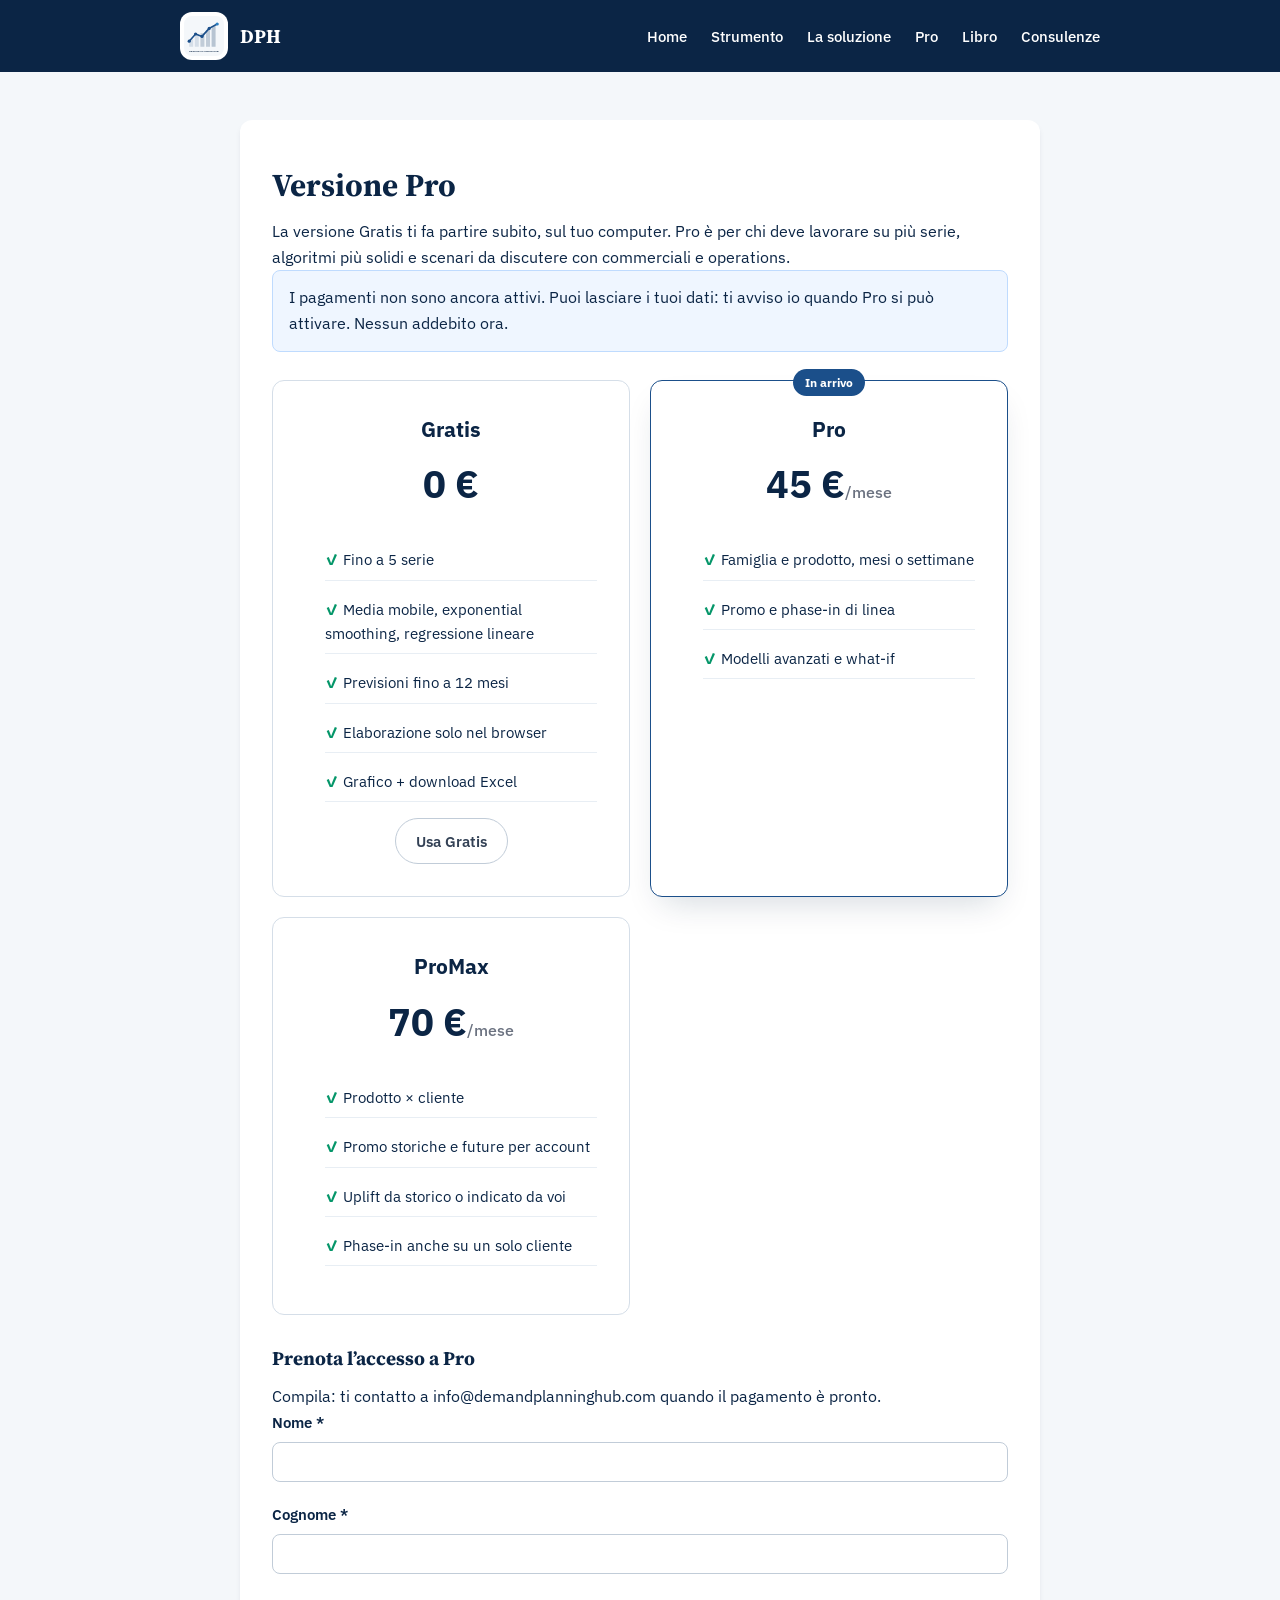
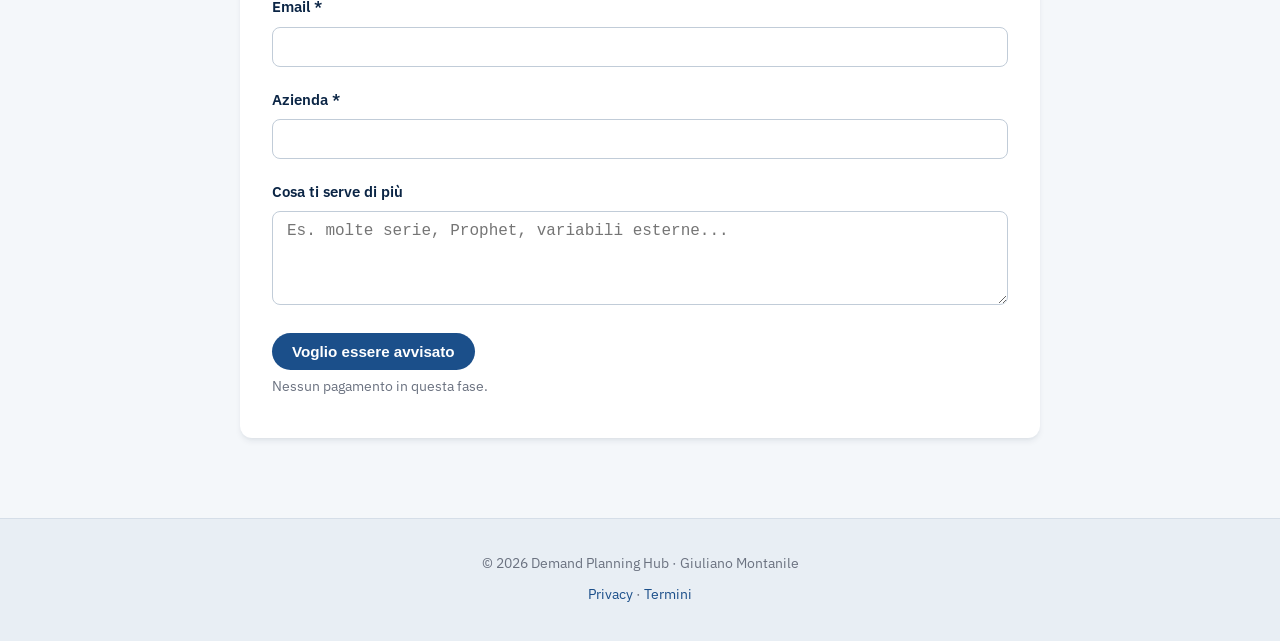
<file: abbonamento.html>
<!DOCTYPE html>
<html lang="it">
<head>
  <meta charset="UTF-8">
  <meta name="viewport" content="width=device-width, initial-scale=1.0">
  <title>Abbonamento Pro – Demand Planning Hub</title>
  <link rel="stylesheet" href="style.css">
  <script src="dph-host.js"></script>
</head>
<body>
  <header class="header">
    <div class="container header-content">
      <a href="index.html" class="logo" style="text-decoration:none;color:inherit;">
        <img src="logo-dph.svg" alt="Demand Planning Hub" class="logo-img">
        <span class="logo-text">DPH</span>
      </a>
      <button class="nav-toggle" id="nav-toggle" aria-label="Apri menu">☰</button>
      <nav class="nav" id="main-nav">
        <a href="index.html">Home</a>
        <a href="index.html">Strumento</a>
        <a href="soluzione.html">La soluzione</a>
        <a href="abbonamento.html">Pro</a>
        <a href="libro.html">Libro</a>
        <a href="consulenze.html">Consulenze</a>
      </nav>
    </div>
  </header>

  <main class="legal-page">
    <div class="container legal-content">
      <h1>Versione Pro</h1>
      <p>
        La versione Gratis ti fa partire subito, sul tuo computer.
        Pro è per chi deve lavorare su più serie, algoritmi più solidi
        e scenari da discutere con commerciali e operations.
      </p>
      <p class="legal-note">
        I pagamenti non sono ancora attivi. Puoi lasciare i tuoi dati:
        ti avviso io quando Pro si può attivare. Nessun addebito ora.
      </p>

      <div class="pricing-grid" style="max-width:none;margin:28px 0;">
        <div class="price-card">
          <h3>Gratis</h3>
          <div class="price">0 €</div>
          <ul>
            <li>Fino a 5 serie</li>
            <li>Media mobile, exponential smoothing, regressione lineare</li>
            <li>Previsioni fino a 12 mesi</li>
            <li>Elaborazione solo nel browser</li>
            <li>Grafico + download Excel</li>
          </ul>
          <a class="btn btn-outline" href="index.html">Usa Gratis</a>
        </div>
        <div class="price-card price-card-pro">
          <div class="badge">In arrivo</div>
          <h3>Pro</h3>
          <div class="price">45 €<span>/mese</span></div>
          <ul>
            <li>Famiglia e prodotto, mesi o settimane</li>
            <li>Promo e phase-in di linea</li>
            <li>Modelli avanzati e what-if</li>
          </ul>
        </div>
        <div class="price-card">
          <h3>ProMax</h3>
          <div class="price">70 €<span>/mese</span></div>
          <ul>
            <li>Prodotto × cliente</li>
            <li>Promo storiche e future per account</li>
            <li>Uplift da storico o indicato da voi</li>
            <li>Phase-in anche su un solo cliente</li>
          </ul>
        </div>
      </div>

      <h2>Prenota l’accesso a Pro</h2>
      <p>Compila: ti contatto a info@demandplanninghub.com quando il pagamento è pronto.</p>

      <form id="form-pro">
        <div class="form-group">
          <label for="p-nome">Nome *</label>
          <input class="input" id="p-nome" required>
        </div>
        <div class="form-group">
          <label for="p-cognome">Cognome *</label>
          <input class="input" id="p-cognome" required>
        </div>
        <div class="form-group">
          <label for="p-email">Email *</label>
          <input class="input" id="p-email" type="email" required>
        </div>
        <div class="form-group">
          <label for="p-azienda">Azienda *</label>
          <input class="input" id="p-azienda" required>
        </div>
        <div class="form-group">
          <label for="p-msg">Cosa ti serve di più</label>
          <textarea class="input" id="p-msg" rows="4" placeholder="Es. molte serie, Prophet, variabili esterne..."></textarea>
        </div>
        <button type="submit" class="btn btn-primary">Voglio essere avvisato</button>
        <p class="hint">Nessun pagamento in questa fase.</p>
      </form>
    </div>
  </main>

  <footer class="footer">
    <div class="container">
      <p>© 2026 Demand Planning Hub · Giuliano Montanile</p>
      <p class="footer-links">
        <a href="privacy.html">Privacy</a> ·
        <a href="termini.html">Termini</a>
      </p>
    </div>
  </footer>

  <script>
    document.getElementById('form-pro').addEventListener('submit', function (e) {
      e.preventDefault();
      const nome = document.getElementById('p-nome').value.trim();
      const cognome = document.getElementById('p-cognome').value.trim();
      const email = document.getElementById('p-email').value.trim();
      const azienda = document.getElementById('p-azienda').value.trim();
      const msg = document.getElementById('p-msg').value.trim();
      const subject = encodeURIComponent('Prenotazione Pro – ' + azienda);
      const body = encodeURIComponent(
        'Richiesta avviso versione Pro\n\n' +
        'Nome: ' + nome + ' ' + cognome + '\n' +
        'Email: ' + email + '\n' +
        'Azienda: ' + azienda + '\n\n' +
        msg
      );
      window.location.href = 'mailto:info@demandplanninghub.com?subject=' + subject + '&body=' + body;
    });
  </script>
  <script src="menu.js"></script>
</body>
</html>
</file>
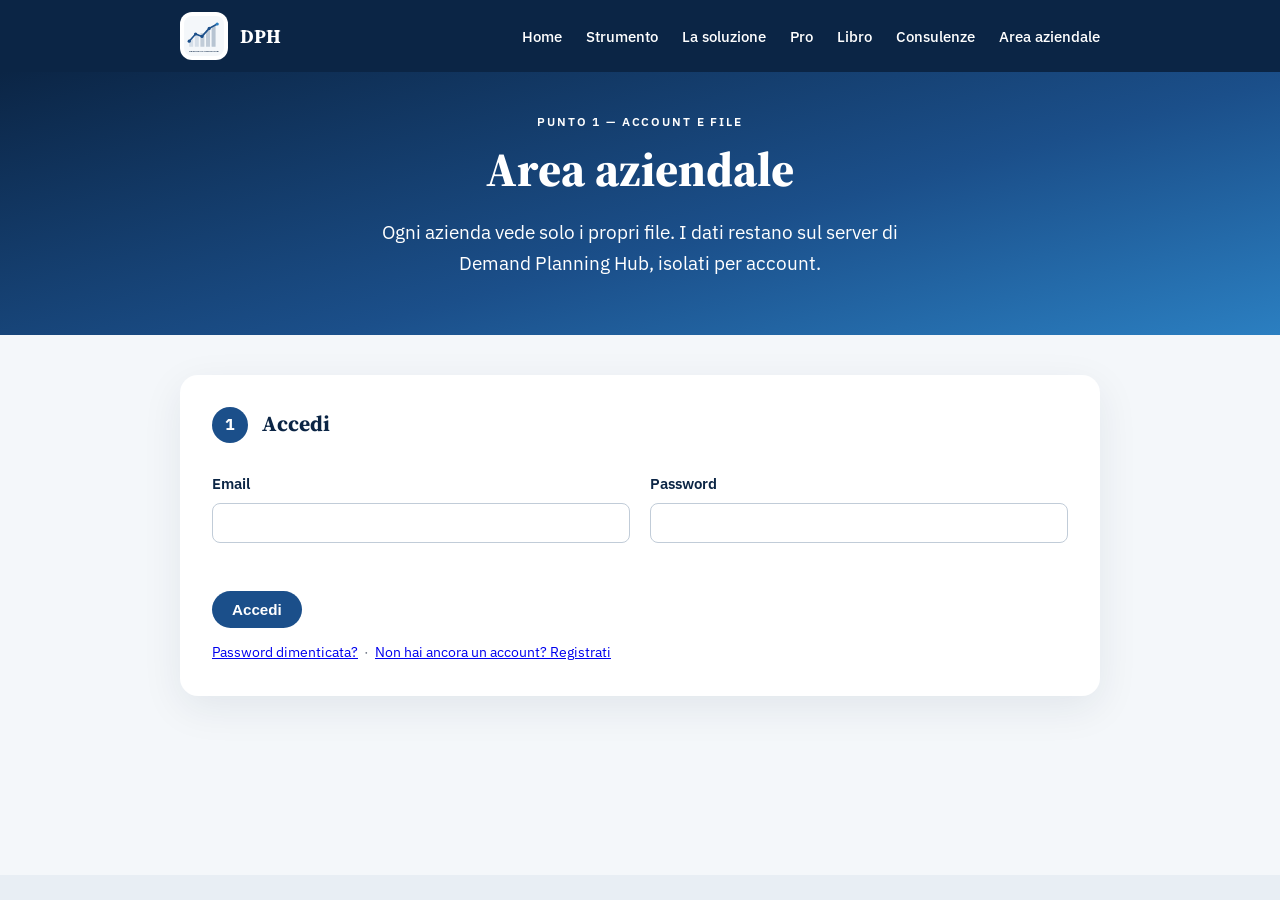
<file: area.html>
<!DOCTYPE html>
<html lang="it">
<head>
  <meta charset="UTF-8">
  <meta name="viewport" content="width=device-width, initial-scale=1.0">
  <title>Area aziendale – Demand Planning Hub</title>
  <link rel="stylesheet" href="style.css">
  <script src="dph-host.js"></script>
</head>
<body>
  <header class="header">
    <div class="container header-content">
      <a href="index.html" class="logo" style="text-decoration:none;color:inherit;">
        <img src="logo-dph.svg" alt="Demand Planning Hub" class="logo-img">
        <span class="logo-text">DPH</span>
      </a>
      <button class="nav-toggle" id="nav-toggle" aria-label="Apri menu">☰</button>
      <nav class="nav" id="main-nav">
        <a href="index.html">Home</a>
        <a href="index.html">Strumento</a>
        <a href="soluzione.html">La soluzione</a>
        <a href="abbonamento.html">Pro</a>
        <a href="libro.html">Libro</a>
        <a href="consulenze.html">Consulenze</a>
        <a href="area.html">Area aziendale</a>
      </nav>
    </div>
  </header>

  <section class="hero" style="padding:36px 0 24px;">
    <div class="container">
      <p class="eyebrow">Punto 1 — account e file</p>
      <h1>Area aziendale</h1>
      <p class="hero-subtitle">Ogni azienda vede solo i propri file. I dati restano sul server di Demand Planning Hub, isolati per account.</p>
    </div>
  </section>

  <main class="app-area" style="display:block;">
    <div class="container">

      <section class="step" id="auth-box">
        <div class="step-header">
          <span class="step-number">1</span>
          <h2 id="auth-title">Accedi</h2>
        </div>
        <div class="config-grid">
          <div class="form-group"><label>Email</label><input class="input" id="email" type="email" autocomplete="username"></div>
          <div class="form-group"><label>Password</label><input class="input" id="password" type="password" autocomplete="current-password"></div>
        </div>
        <div class="config-grid" id="reg-fields" style="display:none;">
          <div class="form-group"><label>Nome</label><input class="input" id="nome"></div>
          <div class="form-group"><label>Cognome</label><input class="input" id="cognome"></div>
          <div class="form-group"><label>Azienda</label><input class="input" id="azienda"></div>
        </div>
        <p id="auth-msg" class="upload-hint"></p>
        <div style="display:flex;gap:10px;flex-wrap:wrap;margin-top:12px;">
          <button class="btn btn-primary" id="btn-signin" type="button">Accedi</button>
          <button class="btn btn-primary" id="btn-register" type="button" style="display:none;">Crea account</button>
        </div>
        <p class="upload-hint" id="auth-links" style="margin-top:14px;">
          <a href="#" id="link-forgot">Password dimenticata?</a>
          &nbsp;·&nbsp;
          <a href="#" id="link-register">Non hai ancora un account? Registrati</a>
        </p>
        <p class="upload-hint" id="auth-links-reg" style="display:none;margin-top:14px;">
          <a href="#" id="link-login">Hai già un account? Accedi</a>
        </p>
      </section>

      <section class="step" id="vault-box" style="display:none;">
        <div class="step-header">
          <span class="step-number">2</span>
          <h2>I file della tua azienda</h2>
        </div>
        <p id="who" class="upload-hint"></p>
        <p style="display:flex;gap:10px;flex-wrap:wrap;margin:12px 0 18px;">
          <a class="btn btn-primary" href="index.html?go=upload">Calcola previsione</a>
          <a class="btn btn-outline" href="report.html">Report e dashboard</a>
        </p>
        <p class="upload-hint">Carica un solo Excel compilato. Un’altra azienda non vede questa cartella.</p>
        <p>
          <a class="btn btn-outline" href="esempio-previsioni.xlsx" download>Esempio Base</a>
          <a class="btn btn-outline" href="esempio-serie-variabili.xlsx" download>Esempio Pro / ProMax</a>
        </p>
        <input type="file" id="file-up" accept=".xlsx,.xls,.csv">
        <button class="btn btn-primary" id="btn-up" type="button" style="margin-left:8px;">Carica</button>
        <button class="btn btn-text" id="btn-out" type="button">Esci</button>
        <p id="up-msg" class="upload-hint"></p>
        <table class="results-table" id="file-table" style="margin-top:16px;width:100%;">
          <thead><tr><th>File</th><th>Dimensione</th><th>Data</th><th></th></tr></thead>
          <tbody></tbody>
        </table>
        <h3 style="margin-top:28px;">Previsioni salvate</h3>
        <p class="upload-hint">Il MAPE compare sulla riga precedente quando carichi lo storico aggiornato, ricalcoli e salvi di nuovo.</p>
        <table class="results-table" id="fc-table" style="width:100%;">
          <thead><tr><th>Titolo</th><th>Data</th><th>MAPE</th><th></th></tr></thead>
          <tbody></tbody>
        </table>
        <div id="fc-detail" style="margin-top:16px;"></div>
      </section>
    </div>
  </main>
  <script src="menu.js"></script>
  <script src="account.js"></script>
</body>
</html>
</file>
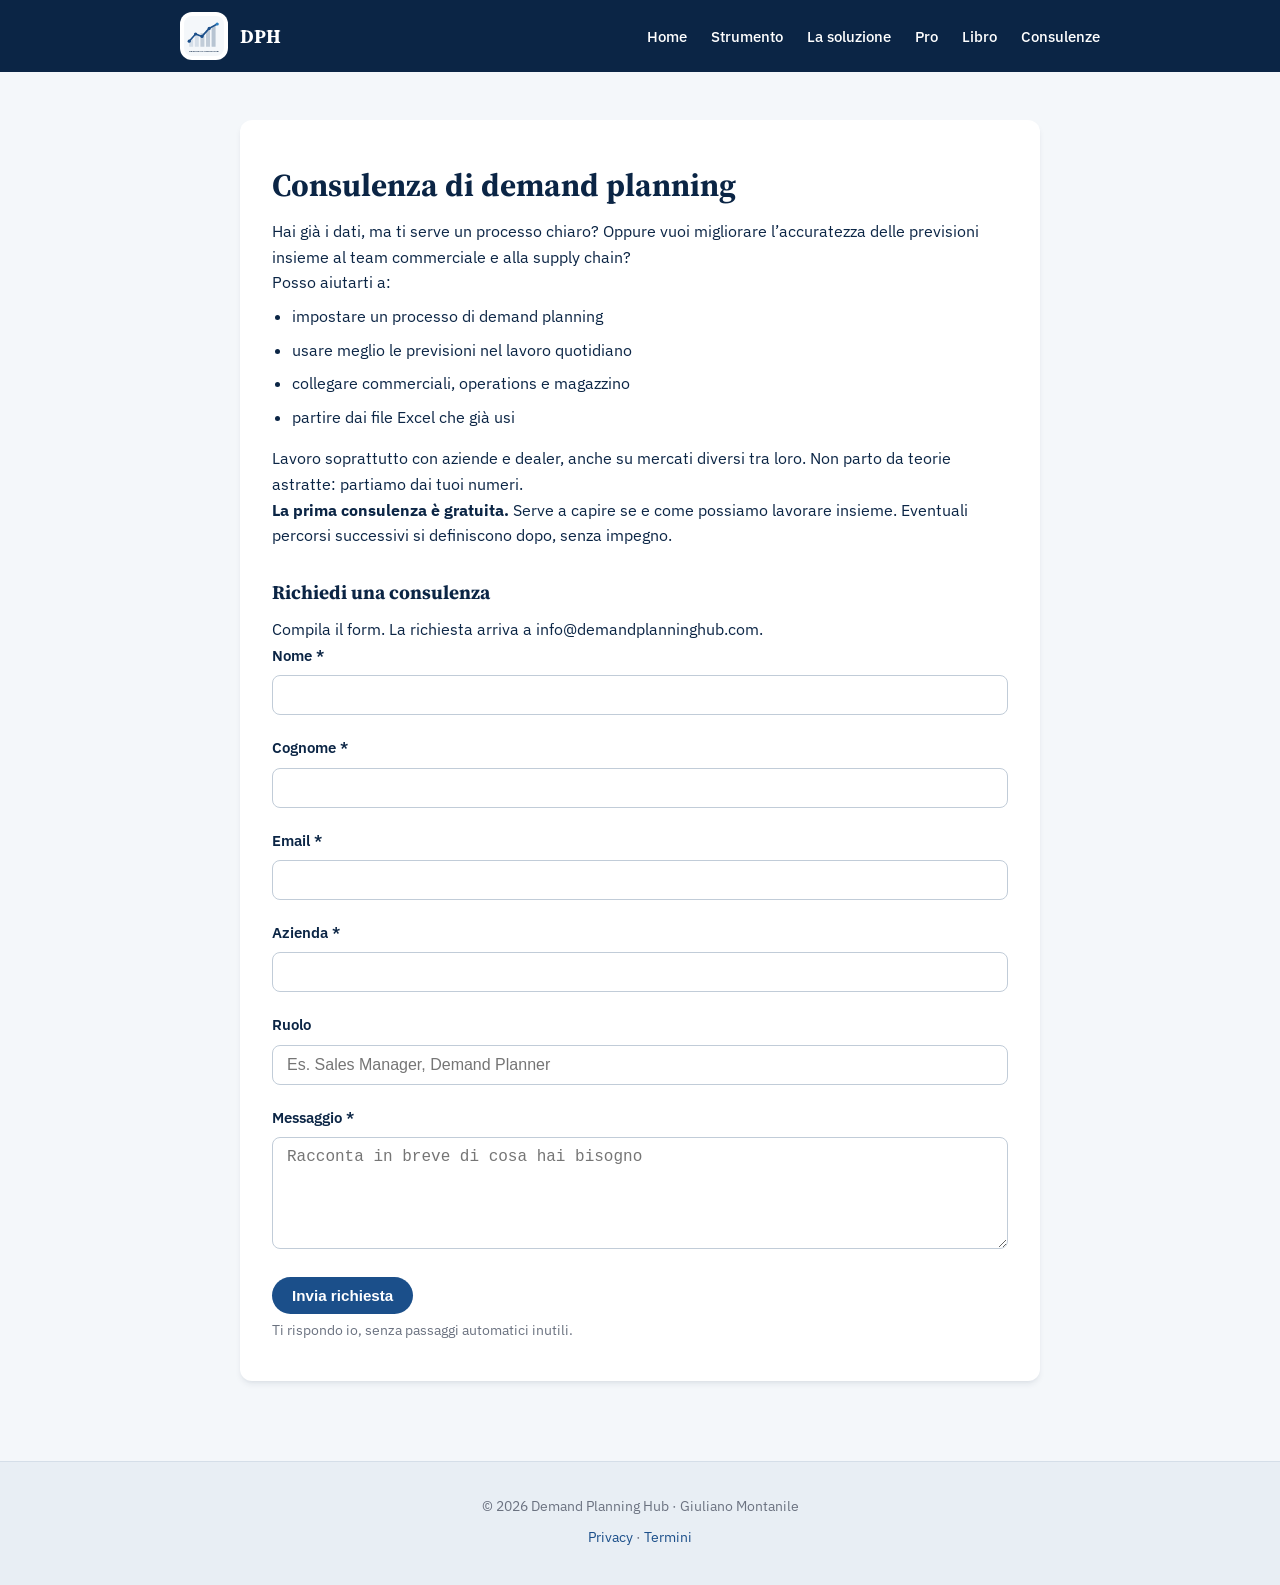
<file: consulenze.html>
<!DOCTYPE html>
<html lang="it">
<head>
  <meta charset="UTF-8">
  <meta name="viewport" content="width=device-width, initial-scale=1.0">
  <title>Consulenze – Demand Planning Hub</title>
  <link rel="stylesheet" href="style.css">
  <script src="dph-host.js"></script>
</head>
<body>
  <header class="header">
    <div class="container header-content">
      <a href="index.html" class="logo" style="text-decoration:none;color:inherit;">
        <img src="logo-dph.svg" alt="Demand Planning Hub" class="logo-img">
        <span class="logo-text">DPH</span>
      </a>
      <button class="nav-toggle" id="nav-toggle" aria-label="Apri menu">☰</button>
      <nav class="nav" id="main-nav">
        <a href="index.html">Home</a>
        <a href="index.html">Strumento</a>
        <a href="soluzione.html">La soluzione</a>
        <a href="abbonamento.html">Pro</a>
        <a href="libro.html">Libro</a>
        <a href="consulenze.html">Consulenze</a>
      </nav>
    </div>
  </header>

  <main class="legal-page">
    <div class="container legal-content">
      <h1>Consulenza di demand planning</h1>
      <p>
        Hai già i dati, ma ti serve un processo chiaro?
        Oppure vuoi migliorare l’accuratezza delle previsioni insieme
        al team commerciale e alla supply chain?
      </p>
      <p>Posso aiutarti a:</p>
      <ul>
        <li>impostare un processo di demand planning</li>
        <li>usare meglio le previsioni nel lavoro quotidiano</li>
        <li>collegare commerciali, operations e magazzino</li>
        <li>partire dai file Excel che già usi</li>
      </ul>
      <p>
        Lavoro soprattutto con aziende e dealer, anche su mercati diversi tra loro.
        Non parto da teorie astratte: partiamo dai tuoi numeri.
      </p>
      <p>
        <strong>La prima consulenza è gratuita.</strong>
        Serve a capire se e come possiamo lavorare insieme.
        Eventuali percorsi successivi si definiscono dopo, senza impegno.
      </p>

      <h2>Richiedi una consulenza</h2>
      <p>Compila il form. La richiesta arriva a info@demandplanninghub.com.</p>

      <form id="form-consulenza">
        <div class="form-group">
          <label for="c-nome">Nome *</label>
          <input class="input" id="c-nome" required>
        </div>
        <div class="form-group">
          <label for="c-cognome">Cognome *</label>
          <input class="input" id="c-cognome" required>
        </div>
        <div class="form-group">
          <label for="c-email">Email *</label>
          <input class="input" id="c-email" type="email" required>
        </div>
        <div class="form-group">
          <label for="c-azienda">Azienda *</label>
          <input class="input" id="c-azienda" required>
        </div>
        <div class="form-group">
          <label for="c-ruolo">Ruolo</label>
          <input class="input" id="c-ruolo" placeholder="Es. Sales Manager, Demand Planner">
        </div>
        <div class="form-group">
          <label for="c-msg">Messaggio *</label>
          <textarea class="input" id="c-msg" rows="5" required placeholder="Racconta in breve di cosa hai bisogno"></textarea>
        </div>
        <button type="submit" class="btn btn-primary">Invia richiesta</button>
        <p class="hint">Ti rispondo io, senza passaggi automatici inutili.</p>
      </form>
    </div>
  </main>

  <footer class="footer">
    <div class="container">
      <p>© 2026 Demand Planning Hub · Giuliano Montanile</p>
      <p class="footer-links">
        <a href="privacy.html">Privacy</a> ·
        <a href="termini.html">Termini</a>
      </p>
    </div>
  </footer>

  <script>
    document.getElementById('form-consulenza').addEventListener('submit', function (e) {
      e.preventDefault();
      const nome = document.getElementById('c-nome').value.trim();
      const cognome = document.getElementById('c-cognome').value.trim();
      const email = document.getElementById('c-email').value.trim();
      const azienda = document.getElementById('c-azienda').value.trim();
      const ruolo = document.getElementById('c-ruolo').value.trim();
      const msg = document.getElementById('c-msg').value.trim();
      const subject = encodeURIComponent('Richiesta consulenza – ' + azienda);
      const body = encodeURIComponent(
        'Nome: ' + nome + ' ' + cognome + '\n' +
        'Email: ' + email + '\n' +
        'Azienda: ' + azienda + '\n' +
        'Ruolo: ' + ruolo + '\n\n' +
        msg
      );
      window.location.href = 'mailto:info@demandplanninghub.com?subject=' + subject + '&body=' + body;
    });
  </script>
  <script src="menu.js"></script>
</body>
</html>
</file>
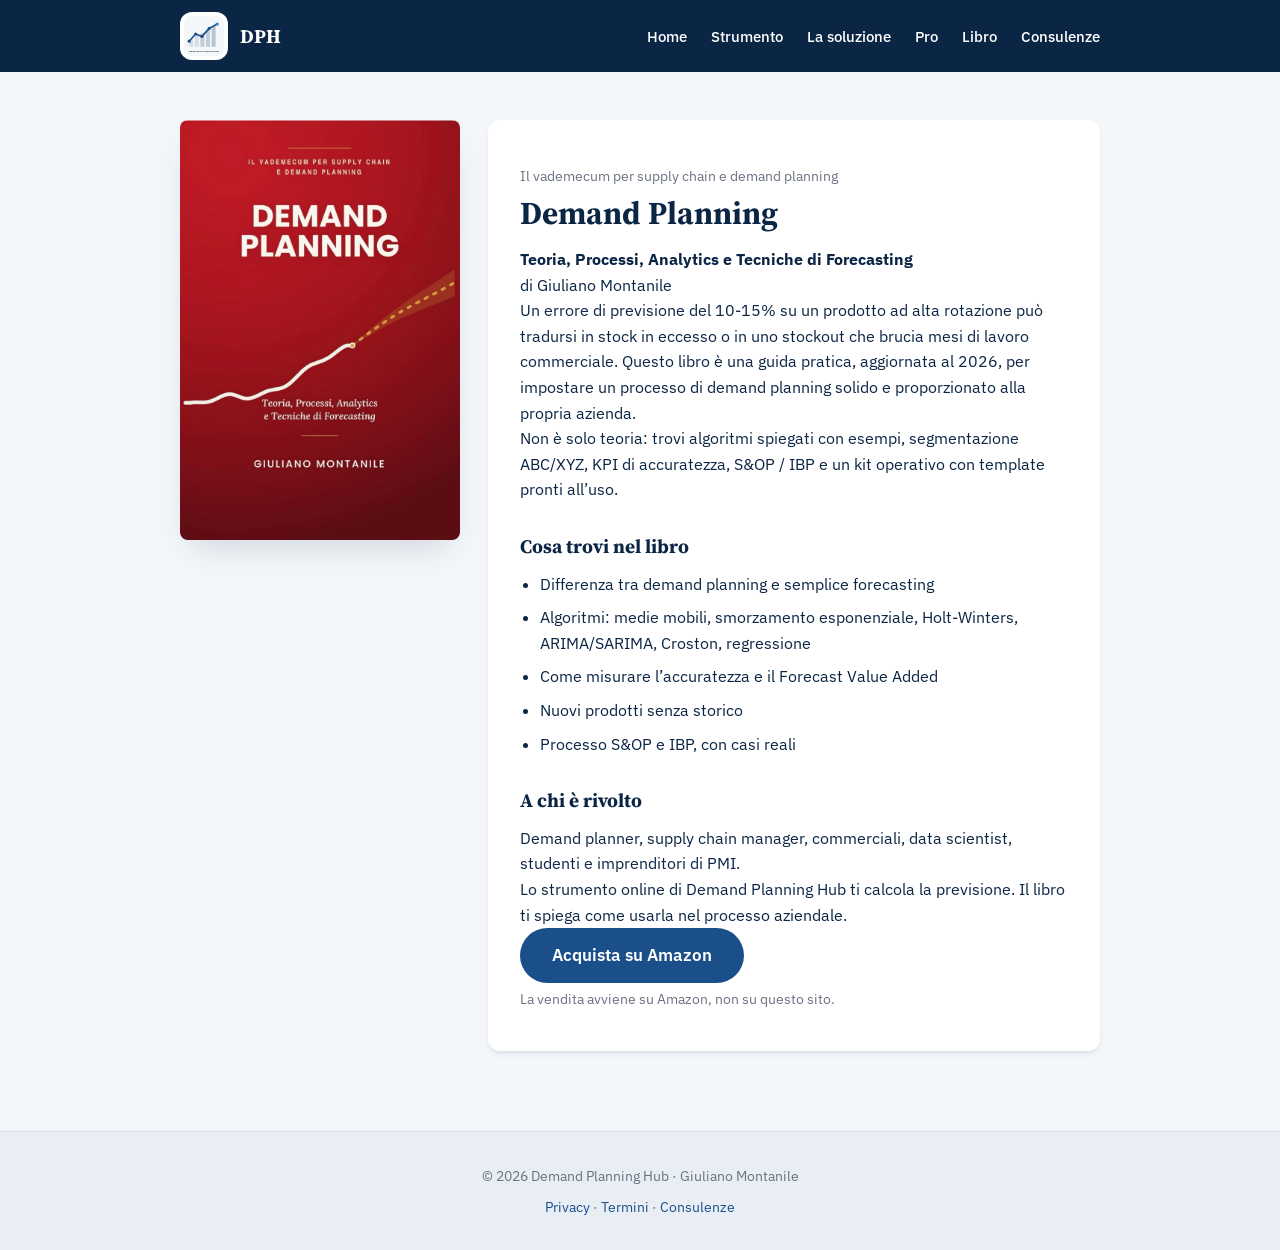
<file: libro.html>
<!DOCTYPE html>
<html lang="it">
<head>
  <meta charset="UTF-8">
  <meta name="viewport" content="width=device-width, initial-scale=1.0">
  <title>Demand Planning – Il libro | Demand Planning Hub</title>
  <link rel="stylesheet" href="style.css">
  <script src="dph-host.js"></script>
</head>
<body>
  <header class="header">
    <div class="container header-content">
      <a href="index.html" class="logo" style="text-decoration:none;color:inherit;">
        <img src="logo-dph.svg" alt="Demand Planning Hub" class="logo-img">
        <span class="logo-text">DPH</span>
      </a>
      <button class="nav-toggle" id="nav-toggle" aria-label="Apri menu">☰</button>
      <nav class="nav" id="main-nav">
        <a href="index.html">Home</a>
        <a href="index.html">Strumento</a>
        <a href="soluzione.html">La soluzione</a>
        <a href="abbonamento.html">Pro</a>
        <a href="libro.html">Libro</a>
        <a href="consulenze.html">Consulenze</a>
      </nav>
    </div>
  </header>

  <main class="legal-page">
    <div class="container book-layout">
      <div class="book-cover-wrap">
        <img src="copertina-libro.jpg" alt="Copertina del libro Demand Planning di Giuliano Montanile" class="book-cover">
      </div>
      <div class="legal-content book-text">
        <p class="hint">Il vademecum per supply chain e demand planning</p>
        <h1>Demand Planning</h1>
        <p><strong>Teoria, Processi, Analytics e Tecniche di Forecasting</strong></p>
        <p>di Giuliano Montanile</p>

        <p>
          Un errore di previsione del 10-15% su un prodotto ad alta rotazione
          può tradursi in stock in eccesso o in uno stockout che brucia mesi
          di lavoro commerciale. Questo libro è una guida pratica, aggiornata
          al 2026, per impostare un processo di demand planning solido
          e proporzionato alla propria azienda.
        </p>
        <p>
          Non è solo teoria: trovi algoritmi spiegati con esempi,
          segmentazione ABC/XYZ, KPI di accuratezza, S&amp;OP / IBP
          e un kit operativo con template pronti all’uso.
        </p>

        <h2>Cosa trovi nel libro</h2>
        <ul>
          <li>Differenza tra demand planning e semplice forecasting</li>
          <li>Algoritmi: medie mobili, smorzamento esponenziale, Holt-Winters, ARIMA/SARIMA, Croston, regressione</li>
          <li>Come misurare l’accuratezza e il Forecast Value Added</li>
          <li>Nuovi prodotti senza storico</li>
          <li>Processo S&amp;OP e IBP, con casi reali</li>
        </ul>

        <h2>A chi è rivolto</h2>
        <p>
          Demand planner, supply chain manager, commerciali,
          data scientist, studenti e imprenditori di PMI.
        </p>

        <p>
          Lo strumento online di Demand Planning Hub ti calcola la previsione.
          Il libro ti spiega come usarla nel processo aziendale.
        </p>

        <p>
          <a class="btn btn-primary btn-large" href="https://amzn.eu/d/0bkMibBr" target="_blank" rel="noopener">Acquista su Amazon</a>
        </p>
        <p class="hint">La vendita avviene su Amazon, non su questo sito.</p>
      </div>
    </div>
  </main>

  <footer class="footer">
    <div class="container">
      <p>© 2026 Demand Planning Hub · Giuliano Montanile</p>
      <p class="footer-links">
        <a href="privacy.html">Privacy</a> ·
        <a href="termini.html">Termini</a> ·
        <a href="consulenze.html">Consulenze</a>
      </p>
    </div>
  </footer>
  <script src="menu.js"></script>
</body>
</html>
</file>
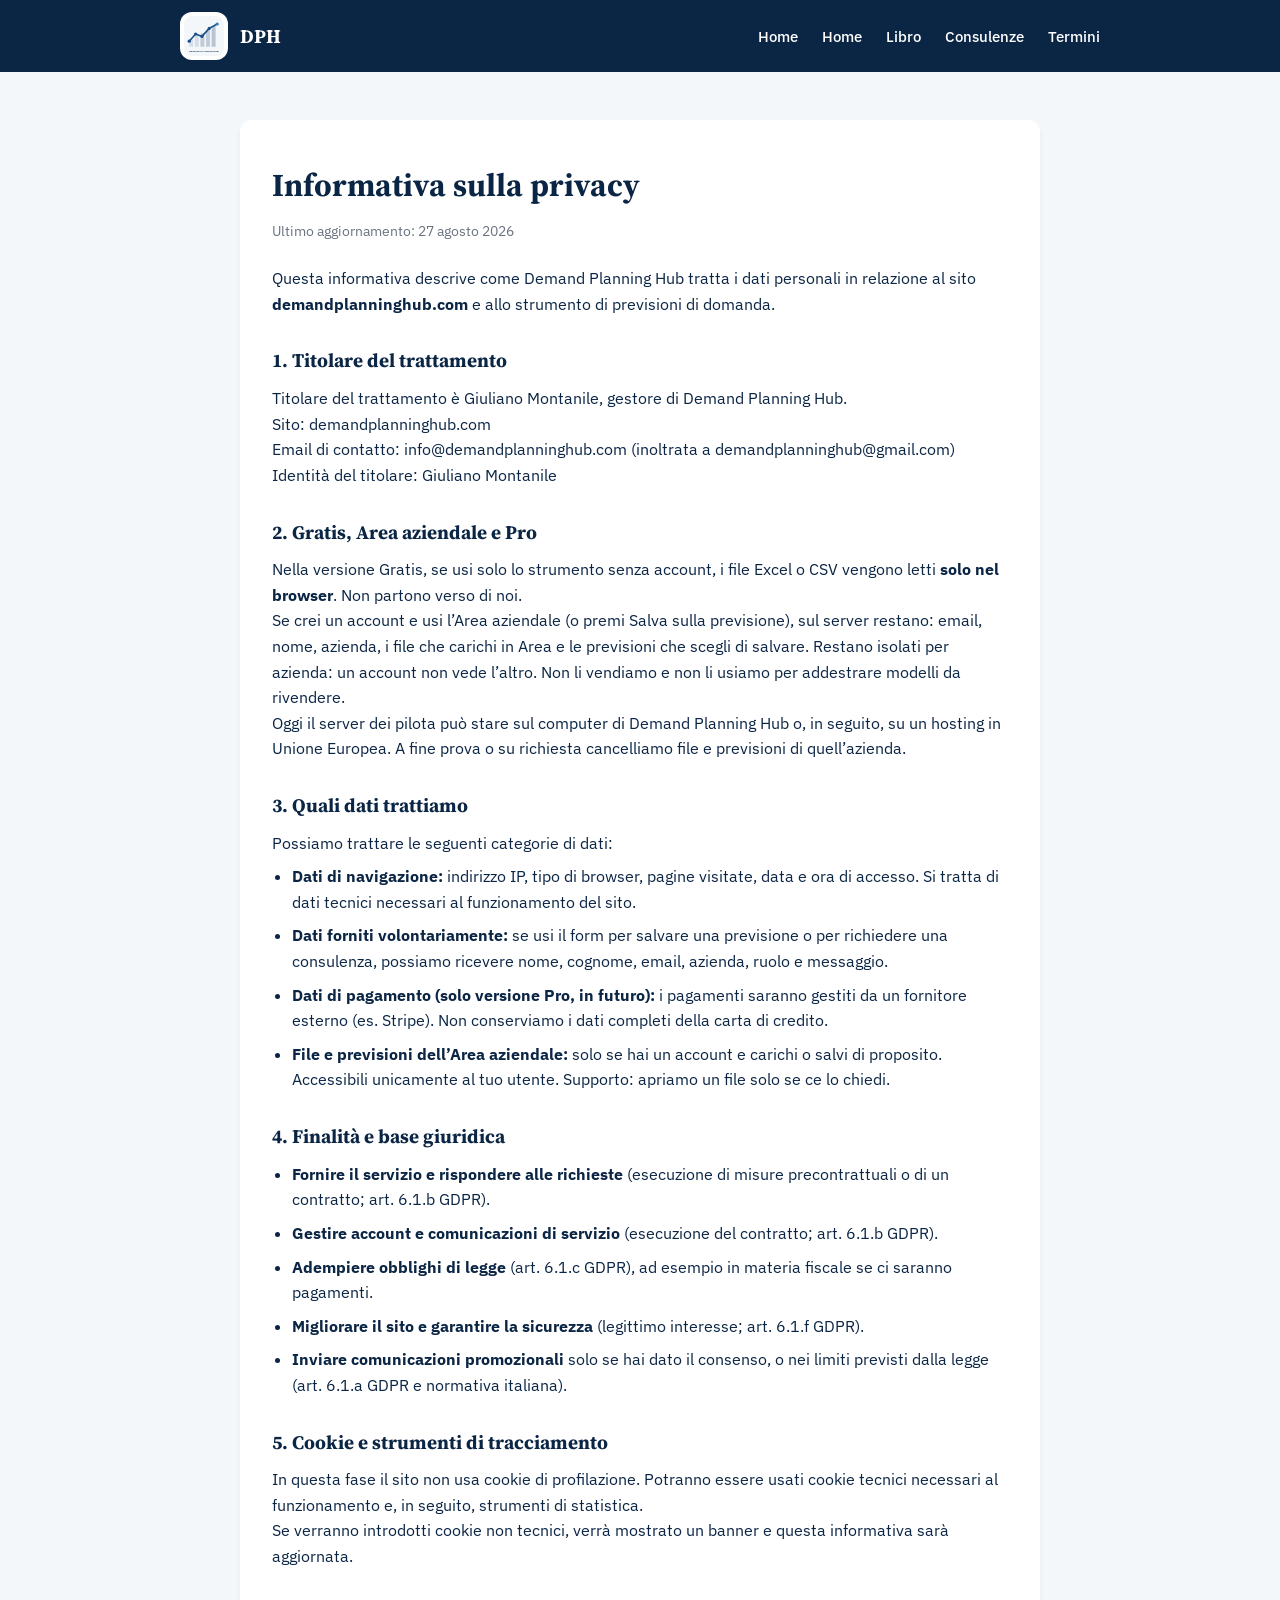
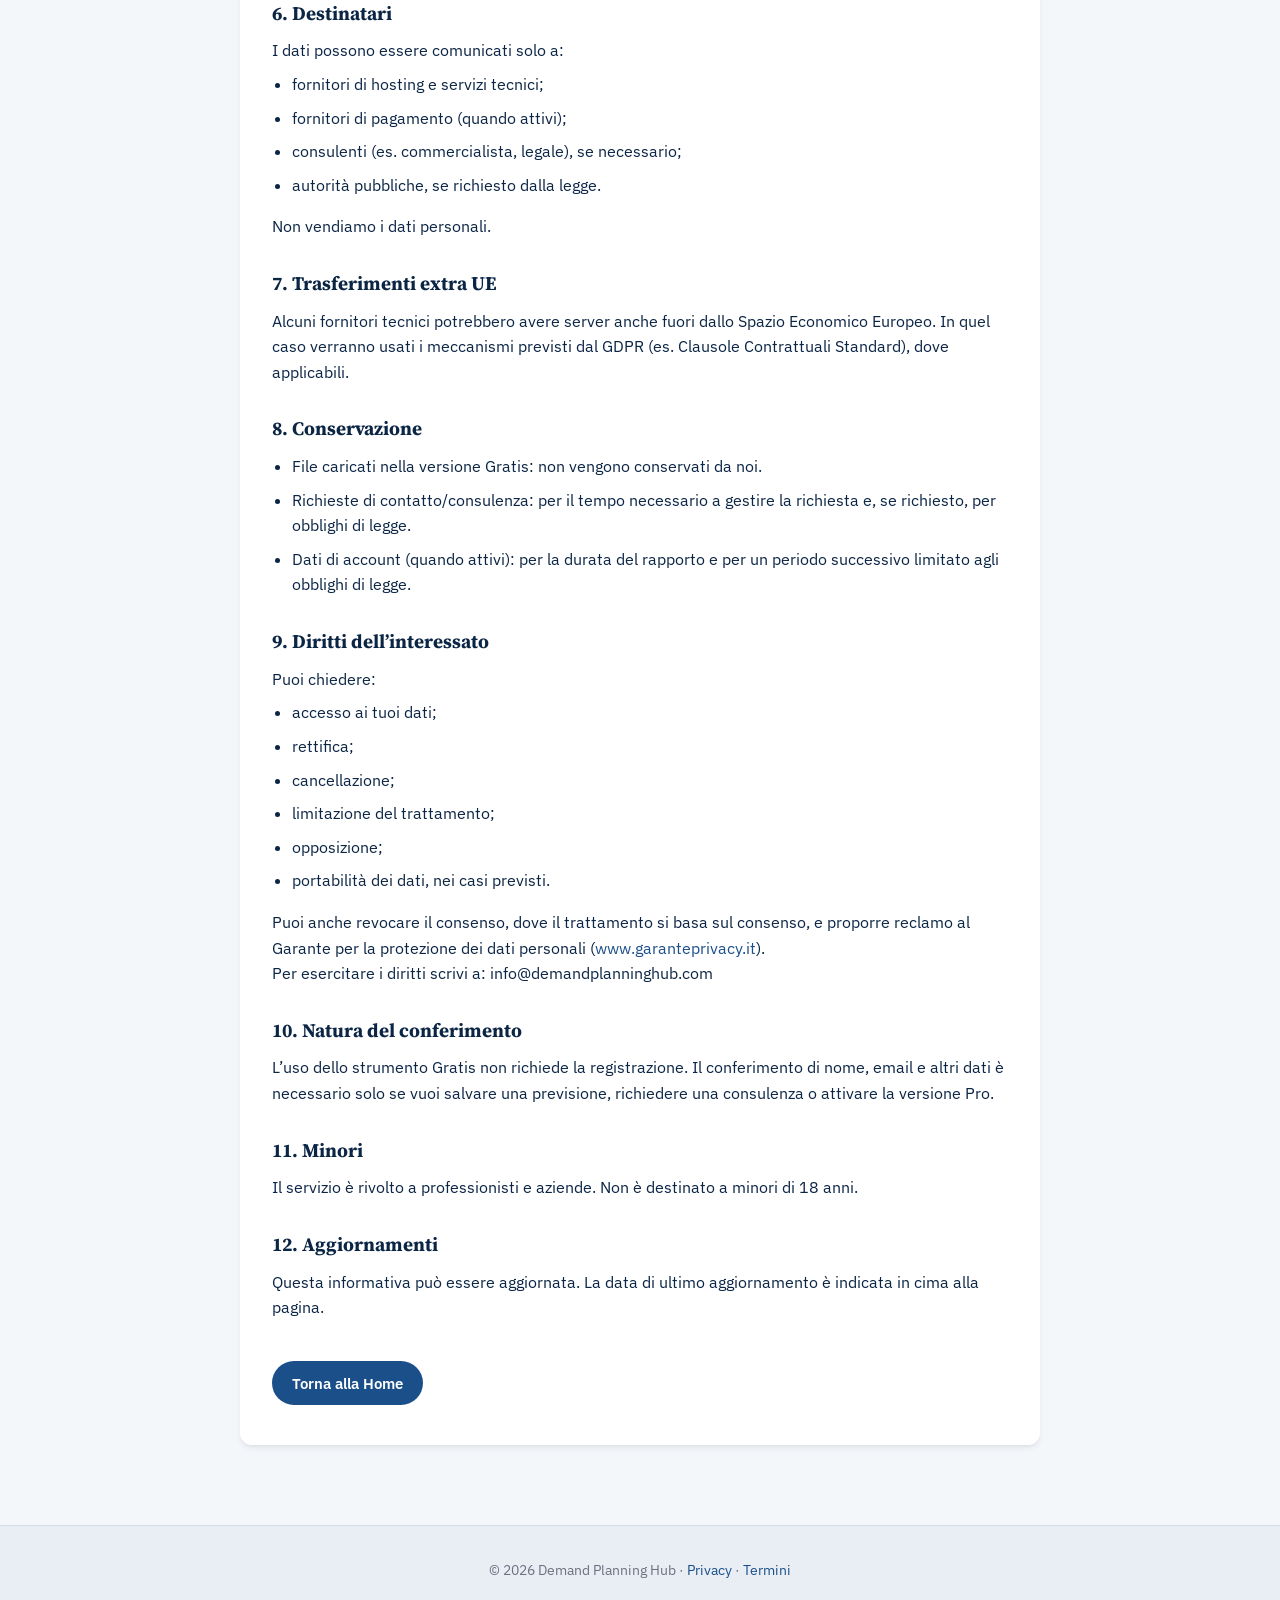
<file: privacy.html>
<!DOCTYPE html>
<html lang="it">
<head>
  <meta charset="UTF-8">
  <meta name="viewport" content="width=device-width, initial-scale=1.0">
  <title>Privacy Policy – Demand Planning Hub</title>
  <link rel="stylesheet" href="style.css">
  <script src="dph-host.js"></script>
</head>
<body>
  <header class="header">
    <div class="container header-content">
      <a href="index.html" class="logo" style="text-decoration:none;color:inherit;">
        <img src="logo-dph.svg" alt="Demand Planning Hub" class="logo-img">
        <span class="logo-text">DPH</span>
      </a>
      <button class="nav-toggle" id="nav-toggle" aria-label="Apri menu">☰</button>
      <nav class="nav" id="main-nav">
        <a href="index.html">Home</a>
        <a href="index.html">Home</a>
        <a href="libro.html">Libro</a>
        <a href="consulenze.html">Consulenze</a>
        <a href="termini.html">Termini</a>
      </nav>
    </div>
  </header>

  <main class="legal-page">
    <div class="container legal-content">
      <h1>Informativa sulla privacy</h1>
      <p class="legal-updated">Ultimo aggiornamento: 27 agosto 2026</p>

      <p>
        Questa informativa descrive come Demand Planning Hub tratta i dati personali
        in relazione al sito <strong>demandplanninghub.com</strong> e allo strumento
        di previsioni di domanda.
      </p>
      <h2>1. Titolare del trattamento</h2>
      <p>
        Titolare del trattamento è Giuliano Montanile, gestore di Demand Planning Hub.<br>
        Sito: demandplanninghub.com<br>
        Email di contatto: info@demandplanninghub.com (inoltrata a demandplanninghub@gmail.com)<br>
        Identità del titolare: Giuliano Montanile
      </p>

      <h2>2. Gratis, Area aziendale e Pro</h2>
      <p>
        Nella versione Gratis, se usi solo lo strumento senza account, i file
        Excel o CSV vengono letti <strong>solo nel browser</strong>.
        Non partono verso di noi.
      </p>
      <p>
        Se crei un account e usi l’Area aziendale (o premi Salva sulla previsione),
        sul server restano: email, nome, azienda, i file che carichi in Area e
        le previsioni che scegli di salvare. Restano isolati per azienda:
        un account non vede l’altro. Non li vendiamo e non li usiamo per
        addestrare modelli da rivendere.
      </p>
      <p>
        Oggi il server dei pilota può stare sul computer di Demand Planning Hub
        o, in seguito, su un hosting in Unione Europea. A fine prova o su
        richiesta cancelliamo file e previsioni di quell’azienda.
      </p>

      <h2>3. Quali dati trattiamo</h2>
      <p>Possiamo trattare le seguenti categorie di dati:</p>
      <ul>
        <li>
          <strong>Dati di navigazione:</strong> indirizzo IP, tipo di browser,
          pagine visitate, data e ora di accesso. Si tratta di dati tecnici
          necessari al funzionamento del sito.
        </li>
        <li>
          <strong>Dati forniti volontariamente:</strong> se usi il form per
          salvare una previsione o per richiedere una consulenza, possiamo
          ricevere nome, cognome, email, azienda, ruolo e messaggio.
        </li>
        <li>
          <strong>Dati di pagamento (solo versione Pro, in futuro):</strong>
          i pagamenti saranno gestiti da un fornitore esterno (es. Stripe).
          Non conserviamo i dati completi della carta di credito.
        </li>
        <li>
          <strong>File e previsioni dell’Area aziendale:</strong>
          solo se hai un account e carichi o salvi di proposito.
          Accessibili unicamente al tuo utente. Supporto: apriamo un file
          solo se ce lo chiedi.
        </li>
      </ul>

      <h2>4. Finalità e base giuridica</h2>
      <ul>
        <li>
          <strong>Fornire il servizio e rispondere alle richieste</strong>
          (esecuzione di misure precontrattuali o di un contratto; art. 6.1.b GDPR).
        </li>
        <li>
          <strong>Gestire account e comunicazioni di servizio</strong>
          (esecuzione del contratto; art. 6.1.b GDPR).
        </li>
        <li>
          <strong>Adempiere obblighi di legge</strong>
          (art. 6.1.c GDPR), ad esempio in materia fiscale se ci saranno pagamenti.
        </li>
        <li>
          <strong>Migliorare il sito e garantire la sicurezza</strong>
          (legittimo interesse; art. 6.1.f GDPR).
        </li>
        <li>
          <strong>Inviare comunicazioni promozionali</strong> solo se hai dato
          il consenso, o nei limiti previsti dalla legge
          (art. 6.1.a GDPR e normativa italiana).
        </li>
      </ul>

      <h2>5. Cookie e strumenti di tracciamento</h2>
      <p>
        In questa fase il sito non usa cookie di profilazione.
        Potranno essere usati cookie tecnici necessari al funzionamento
        e, in seguito, strumenti di statistica.
      </p>
      <p>
        Se verranno introdotti cookie non tecnici, verrà mostrato un banner
        e questa informativa sarà aggiornata.
      </p>

      <h2>6. Destinatari</h2>
      <p>I dati possono essere comunicati solo a:</p>
      <ul>
        <li>fornitori di hosting e servizi tecnici;</li>
        <li>fornitori di pagamento (quando attivi);</li>
        <li>consulenti (es. commercialista, legale), se necessario;</li>
        <li>autorità pubbliche, se richiesto dalla legge.</li>
      </ul>
      <p>
        Non vendiamo i dati personali.
      </p>

      <h2>7. Trasferimenti extra UE</h2>
      <p>
        Alcuni fornitori tecnici potrebbero avere server anche fuori dallo
        Spazio Economico Europeo. In quel caso verranno usati i meccanismi
        previsti dal GDPR (es. Clausole Contrattuali Standard), dove applicabili.
      </p>

      <h2>8. Conservazione</h2>
      <ul>
        <li>File caricati nella versione Gratis: non vengono conservati da noi.</li>
        <li>Richieste di contatto/consulenza: per il tempo necessario a gestire la richiesta e, se richiesto, per obblighi di legge.</li>
        <li>Dati di account (quando attivi): per la durata del rapporto e per un periodo successivo limitato agli obblighi di legge.</li>
      </ul>

      <h2>9. Diritti dell’interessato</h2>
      <p>Puoi chiedere:</p>
      <ul>
        <li>accesso ai tuoi dati;</li>
        <li>rettifica;</li>
        <li>cancellazione;</li>
        <li>limitazione del trattamento;</li>
        <li>opposizione;</li>
        <li>portabilità dei dati, nei casi previsti.</li>
      </ul>
      <p>
        Puoi anche revocare il consenso, dove il trattamento si basa sul consenso,
        e proporre reclamo al Garante per la protezione dei dati personali
        (<a href="https://www.garanteprivacy.it" target="_blank" rel="noopener">www.garanteprivacy.it</a>).
      </p>
      <p>
        Per esercitare i diritti scrivi a: info@demandplanninghub.com
      </p>

      <h2>10. Natura del conferimento</h2>
      <p>
        L’uso dello strumento Gratis non richiede la registrazione.
        Il conferimento di nome, email e altri dati è necessario solo se vuoi
        salvare una previsione, richiedere una consulenza o attivare la versione Pro.
      </p>

      <h2>11. Minori</h2>
      <p>
        Il servizio è rivolto a professionisti e aziende.
        Non è destinato a minori di 18 anni.
      </p>

      <h2>12. Aggiornamenti</h2>
      <p>
        Questa informativa può essere aggiornata. La data di ultimo aggiornamento
        è indicata in cima alla pagina.
      </p>

      <p style="margin-top:40px;">
        <a href="index.html" class="btn btn-primary">Torna alla Home</a>
      </p>
    </div>
  </main>

  <footer class="footer">
    <div class="container">
      <p>© 2026 Demand Planning Hub · <a href="privacy.html">Privacy</a> · <a href="termini.html">Termini</a></p>
    </div>
  </footer>
  <script src="menu.js"></script>
</body>
</html>
</file>
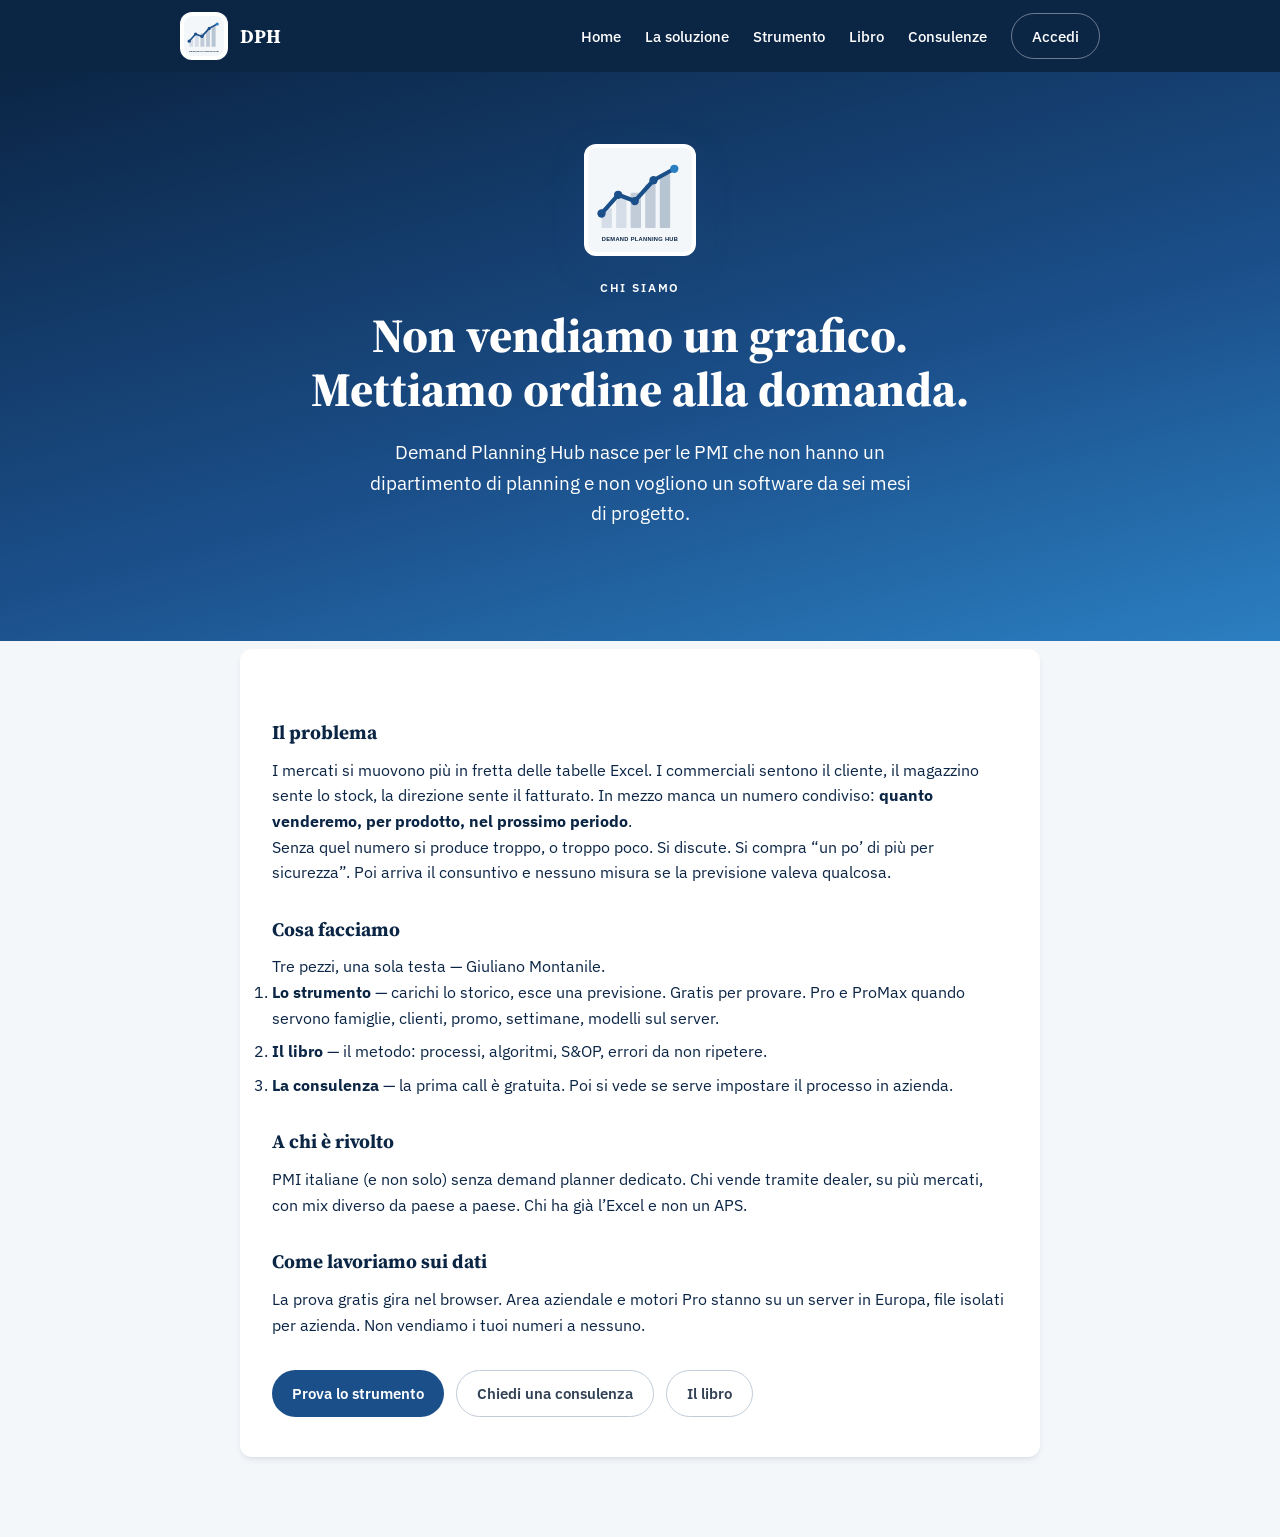
<file: soluzione.html>
<!DOCTYPE html>
<html lang="it">
<head>
  <meta charset="UTF-8">
  <meta name="viewport" content="width=device-width, initial-scale=1.0">
  <title>La soluzione – Demand Planning Hub</title>
  <link rel="stylesheet" href="style.css">
  <script src="dph-host.js"></script>
</head>
<body>
  <header class="header">
    <div class="container header-content">
      <a href="index.html" class="logo" style="text-decoration:none;">
        <img src="logo-dph.svg" alt="Demand Planning Hub" class="logo-img">
        <span class="logo-text">DPH</span>
      </a>
      <button class="nav-toggle" id="nav-toggle" aria-label="Apri menu">☰</button>
      <nav class="nav" id="main-nav">
        <a href="index.html">Home</a>
        <a href="soluzione.html">La soluzione</a>
        <a href="index.html">Strumento</a>
        <a href="libro.html">Libro</a>
        <a href="consulenze.html">Consulenze</a>
        <a class="btn btn-outline" href="area.html">Accedi</a>
      </nav>
    </div>
  </header>

  <section class="hero">
    <div class="container">
      <img src="logo-dph.svg" alt="" class="hero-mark">
      <p class="eyebrow">Chi siamo</p>
      <h1>Non vendiamo un grafico.<br>Mettiamo ordine alla domanda.</h1>
      <p class="hero-subtitle">
        Demand Planning Hub nasce per le PMI che non hanno un dipartimento di planning
        e non vogliono un software da sei mesi di progetto.
      </p>
    </div>
  </section>

  <main class="legal-page" style="padding-top:8px;">
    <div class="container legal-content">
      <h2>Il problema</h2>
      <p>
        I mercati si muovono più in fretta delle tabelle Excel. I commerciali sentono il cliente,
        il magazzino sente lo stock, la direzione sente il fatturato. In mezzo manca un numero
        condiviso: <strong>quanto venderemo, per prodotto, nel prossimo periodo</strong>.
      </p>
      <p>
        Senza quel numero si produce troppo, o troppo poco. Si discute. Si compra “un po’ di più
        per sicurezza”. Poi arriva il consuntivo e nessuno misura se la previsione valeva qualcosa.
      </p>

      <h2>Cosa facciamo</h2>
      <p>Tre pezzi, una sola testa — Giuliano Montanile.</p>
      <ol>
        <li><strong>Lo strumento</strong> — carichi lo storico, esce una previsione. Gratis per provare.
          Pro e ProMax quando servono famiglie, clienti, promo, settimane, modelli sul server.</li>
        <li><strong>Il libro</strong> — il metodo: processi, algoritmi, S&amp;OP, errori da non ripetere.</li>
        <li><strong>La consulenza</strong> — la prima call è gratuita. Poi si vede se serve impostare il processo in azienda.</li>
      </ol>

      <h2>A chi è rivolto</h2>
      <p>
        PMI italiane (e non solo) senza demand planner dedicato. Chi vende tramite dealer,
        su più mercati, con mix diverso da paese a paese. Chi ha già l’Excel e non un APS.
      </p>

      <h2>Come lavoriamo sui dati</h2>
      <p>
        La prova gratis gira nel browser. Area aziendale e motori Pro stanno su un server in Europa,
        file isolati per azienda. Non vendiamo i tuoi numeri a nessuno.
      </p>

      <p style="margin-top:32px;display:flex;gap:12px;flex-wrap:wrap;">
        <a class="btn btn-primary" href="index.html">Prova lo strumento</a>
        <a class="btn btn-outline" href="consulenze.html">Chiedi una consulenza</a>
        <a class="btn btn-outline" href="libro.html">Il libro</a>
      </p>
    </div>
  </main>
  <script>
    document.getElementById('nav-toggle')?.addEventListener('click', () => {
      document.getElementById('main-nav')?.classList.toggle('open');
    });
  </script>
</body>
</html>
</file>
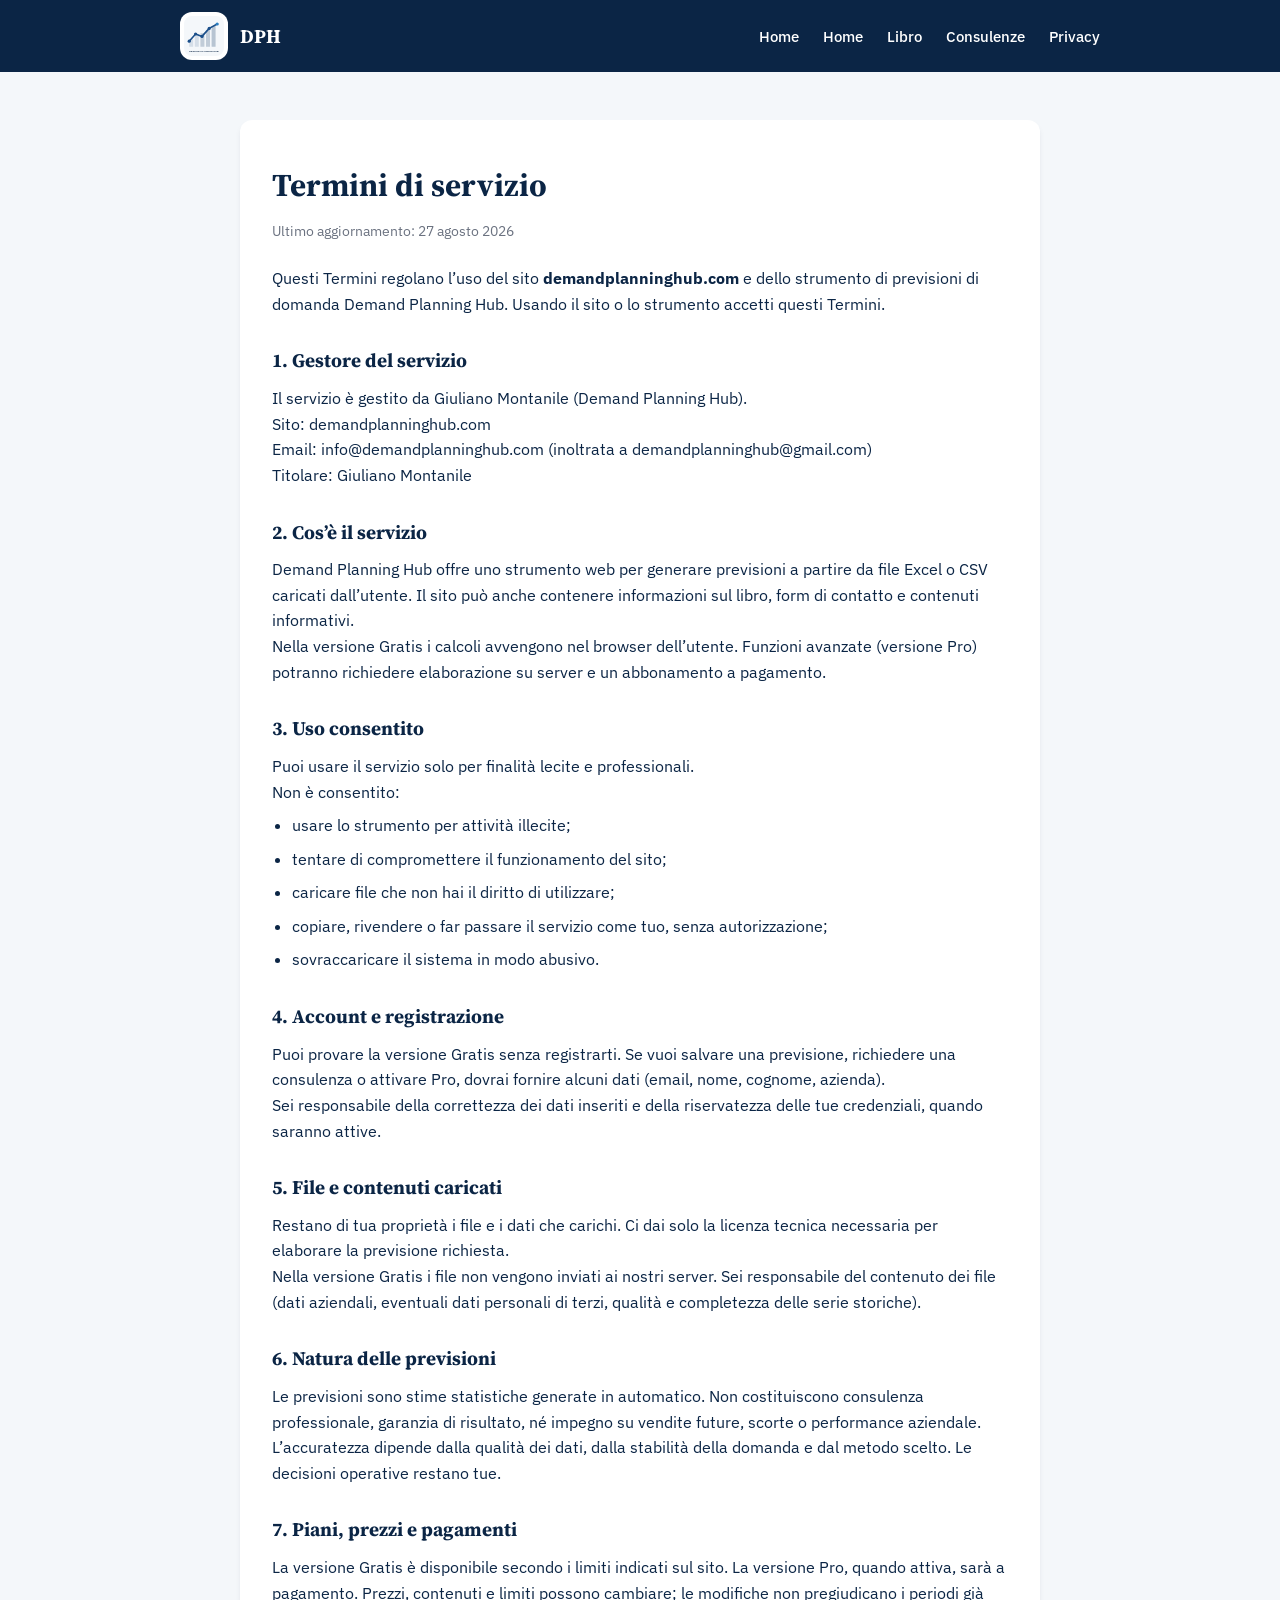
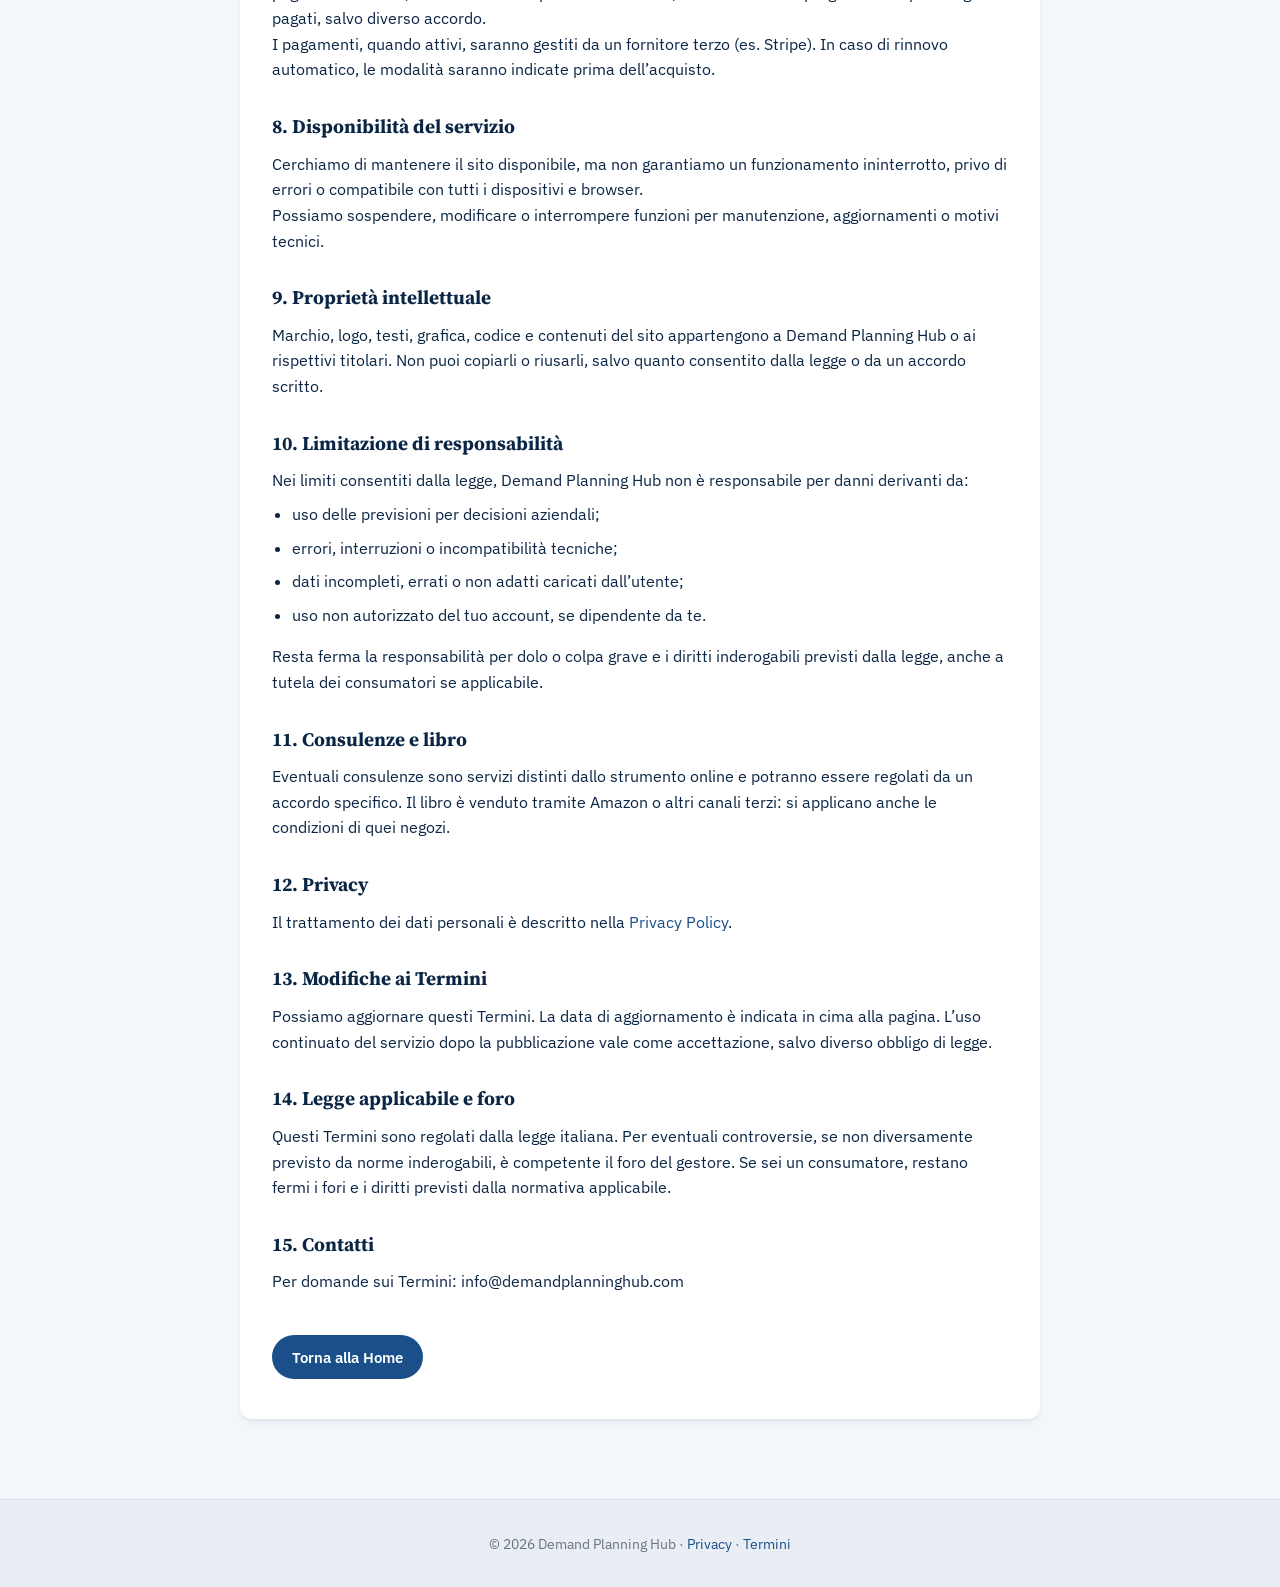
<file: termini.html>
<!DOCTYPE html>
<html lang="it">
<head>
  <meta charset="UTF-8">
  <meta name="viewport" content="width=device-width, initial-scale=1.0">
  <title>Termini di servizio – Demand Planning Hub</title>
  <link rel="stylesheet" href="style.css">
  <script src="dph-host.js"></script>
</head>
<body>
  <header class="header">
    <div class="container header-content">
      <a href="index.html" class="logo" style="text-decoration:none;color:inherit;">
        <img src="logo-dph.svg" alt="Demand Planning Hub" class="logo-img">
        <span class="logo-text">DPH</span>
      </a>
      <button class="nav-toggle" id="nav-toggle" aria-label="Apri menu">☰</button>
      <nav class="nav" id="main-nav">
        <a href="index.html">Home</a>
        <a href="index.html">Home</a>
        <a href="libro.html">Libro</a>
        <a href="consulenze.html">Consulenze</a>
        <a href="privacy.html">Privacy</a>
      </nav>
    </div>
  </header>

  <main class="legal-page">
    <div class="container legal-content">
      <h1>Termini di servizio</h1>
      <p class="legal-updated">Ultimo aggiornamento: 27 agosto 2026</p>

      <p>
        Questi Termini regolano l’uso del sito <strong>demandplanninghub.com</strong>
        e dello strumento di previsioni di domanda Demand Planning Hub.
        Usando il sito o lo strumento accetti questi Termini.
      </p>
      <h2>1. Gestore del servizio</h2>
      <p>
        Il servizio è gestito da Giuliano Montanile (Demand Planning Hub).<br>
        Sito: demandplanninghub.com<br>
        Email: info@demandplanninghub.com (inoltrata a demandplanninghub@gmail.com)<br>
        Titolare: Giuliano Montanile
      </p>

      <h2>2. Cos’è il servizio</h2>
      <p>
        Demand Planning Hub offre uno strumento web per generare previsioni
        a partire da file Excel o CSV caricati dall’utente. Il sito può anche
        contenere informazioni sul libro, form di contatto e contenuti informativi.
      </p>
      <p>
        Nella versione Gratis i calcoli avvengono nel browser dell’utente.
        Funzioni avanzate (versione Pro) potranno richiedere elaborazione su server
        e un abbonamento a pagamento.
      </p>

      <h2>3. Uso consentito</h2>
      <p>Puoi usare il servizio solo per finalità lecite e professionali.</p>
      <p>Non è consentito:</p>
      <ul>
        <li>usare lo strumento per attività illecite;</li>
        <li>tentare di compromettere il funzionamento del sito;</li>
        <li>caricare file che non hai il diritto di utilizzare;</li>
        <li>copiare, rivendere o far passare il servizio come tuo, senza autorizzazione;</li>
        <li>sovraccaricare il sistema in modo abusivo.</li>
      </ul>

      <h2>4. Account e registrazione</h2>
      <p>
        Puoi provare la versione Gratis senza registrarti.
        Se vuoi salvare una previsione, richiedere una consulenza o attivare Pro,
        dovrai fornire alcuni dati (email, nome, cognome, azienda).
      </p>
      <p>
        Sei responsabile della correttezza dei dati inseriti e della riservatezza
        delle tue credenziali, quando saranno attive.
      </p>

      <h2>5. File e contenuti caricati</h2>
      <p>
        Restano di tua proprietà i file e i dati che carichi.
        Ci dai solo la licenza tecnica necessaria per elaborare la previsione
        richiesta.
      </p>
      <p>
        Nella versione Gratis i file non vengono inviati ai nostri server.
        Sei responsabile del contenuto dei file (dati aziendali, eventuali
        dati personali di terzi, qualità e completezza delle serie storiche).
      </p>

      <h2>6. Natura delle previsioni</h2>
      <p>
        Le previsioni sono stime statistiche generate in automatico.
        Non costituiscono consulenza professionale, garanzia di risultato,
        né impegno su vendite future, scorte o performance aziendale.
      </p>
      <p>
        L’accuratezza dipende dalla qualità dei dati, dalla stabilità della domanda
        e dal metodo scelto. Le decisioni operative restano tue.
      </p>

      <h2>7. Piani, prezzi e pagamenti</h2>
      <p>
        La versione Gratis è disponibile secondo i limiti indicati sul sito.
        La versione Pro, quando attiva, sarà a pagamento.
        Prezzi, contenuti e limiti possono cambiare; le modifiche non pregiudicano
        i periodi già pagati, salvo diverso accordo.
      </p>
      <p>
        I pagamenti, quando attivi, saranno gestiti da un fornitore terzo
        (es. Stripe). In caso di rinnovo automatico, le modalità saranno
        indicate prima dell’acquisto.
      </p>

      <h2>8. Disponibilità del servizio</h2>
      <p>
        Cerchiamo di mantenere il sito disponibile, ma non garantiamo
        un funzionamento ininterrotto, privo di errori o compatibile
        con tutti i dispositivi e browser.
      </p>
      <p>
        Possiamo sospendere, modificare o interrompere funzioni per
        manutenzione, aggiornamenti o motivi tecnici.
      </p>

      <h2>9. Proprietà intellettuale</h2>
      <p>
        Marchio, logo, testi, grafica, codice e contenuti del sito
        appartengono a Demand Planning Hub o ai rispettivi titolari.
        Non puoi copiarli o riusarli, salvo quanto consentito dalla legge
        o da un accordo scritto.
      </p>

      <h2>10. Limitazione di responsabilità</h2>
      <p>
        Nei limiti consentiti dalla legge, Demand Planning Hub non è responsabile
        per danni derivanti da:
      </p>
      <ul>
        <li>uso delle previsioni per decisioni aziendali;</li>
        <li>errori, interruzioni o incompatibilità tecniche;</li>
        <li>dati incompleti, errati o non adatti caricati dall’utente;</li>
        <li>uso non autorizzato del tuo account, se dipendente da te.</li>
      </ul>
      <p>
        Resta ferma la responsabilità per dolo o colpa grave e i diritti
        inderogabili previsti dalla legge, anche a tutela dei consumatori
        se applicabile.
      </p>

      <h2>11. Consulenze e libro</h2>
      <p>
        Eventuali consulenze sono servizi distinti dallo strumento online
        e potranno essere regolati da un accordo specifico.
        Il libro è venduto tramite Amazon o altri canali terzi:
        si applicano anche le condizioni di quei negozi.
      </p>

      <h2>12. Privacy</h2>
      <p>
        Il trattamento dei dati personali è descritto nella
        <a href="privacy.html">Privacy Policy</a>.
      </p>

      <h2>13. Modifiche ai Termini</h2>
      <p>
        Possiamo aggiornare questi Termini. La data di aggiornamento
        è indicata in cima alla pagina. L’uso continuato del servizio
        dopo la pubblicazione vale come accettazione, salvo diverso obbligo di legge.
      </p>

      <h2>14. Legge applicabile e foro</h2>
      <p>
        Questi Termini sono regolati dalla legge italiana.
        Per eventuali controversie, se non diversamente previsto da norme inderogabili,
        è competente il foro del gestore. Se sei un consumatore, restano fermi
        i fori e i diritti previsti dalla normativa applicabile.
      </p>

      <h2>15. Contatti</h2>
      <p>
        Per domande sui Termini: info@demandplanninghub.com
      </p>

      <p style="margin-top:40px;">
        <a href="index.html" class="btn btn-primary">Torna alla Home</a>
      </p>
    </div>
  </main>

  <footer class="footer">
    <div class="container">
      <p>© 2026 Demand Planning Hub · <a href="privacy.html">Privacy</a> · <a href="termini.html">Termini</a></p>
    </div>
  </footer>
  <script src="menu.js"></script>
</body>
</html>
</file>
<file: style.css>
@import url("https://fonts.googleapis.com/css2?family=Source+Serif+4:opsz,wght@8..60,600;8..60,700&family=IBM+Plex+Sans:wght@400;500;600;700&display=swap");

/* ===== RESET & BASE ===== */
* {
  margin: 0;
  padding: 0;
  box-sizing: border-box;
}

:root {
  --primary: #1B4F8A;
  --primary-dark: #0B2545;
  --primary-light: #2B7FC1;
  --accent: #5BA3D9;
  --success: #059669;
  --paper: #EEF2F6;
  --gray-50: #f4f7fa;
  --gray-100: #e8eef4;
  --gray-200: #d5dee8;
  --gray-300: #c1ccd8;
  --gray-500: #6b7280;
  --gray-700: #334155;
  --gray-900: #0B2545;
  --radius: 12px;
  --shadow: 0 4px 6px -1px rgb(11 37 69 / 0.08), 0 2px 4px -2px rgb(11 37 69 / 0.06);
  --shadow-lg: 0 16px 32px -12px rgb(11 37 69 / 0.18);
}

body {
  font-family: -apple-system, BlinkMacSystemFont, "Segoe UI", Roboto, "Helvetica Neue", Arial, sans-serif;
  color: var(--gray-900);
  line-height: 1.6;
  background:
    radial-gradient(1200px 500px at 8% -10%, rgba(43, 127, 193, 0.16), transparent 55%),
    radial-gradient(900px 420px at 100% 8%, rgba(11, 37, 69, 0.07), transparent 50%),
    var(--paper);
}

.container {
  max-width: 960px;
  margin: 0 auto;
  padding: 0 20px;
}

/* ===== HEADER ===== */
.header {
  background: rgba(255, 255, 255, 0.92);
  backdrop-filter: blur(10px);
  border-bottom: 1px solid var(--gray-200);
  position: sticky;
  top: 0;
  z-index: 100;
}

.header-content {
  display: flex;
  justify-content: space-between;
  align-items: center;
  height: 88px;
}

.logo {
  display: flex;
  align-items: center;
  gap: 12px;
  font-weight: 700;
  font-size: 1.2rem;
  color: var(--gray-900);
}

.logo-img {
  height: 64px;
  width: auto;
  object-fit: contain;
  display: block;
}

.logo-text {
  font-weight: 700;
}

.nav {
  display: flex;
  align-items: center;
  gap: 24px;
}

.nav a {
  text-decoration: none;
  color: var(--gray-700);
  font-size: 0.95rem;
  font-weight: 500;
}

.nav-toggle {
  display: none;
  background: none;
  border: 1.5px solid var(--gray-300);
  border-radius: 8px;
  width: 42px;
  height: 42px;
  font-size: 1.3rem;
  cursor: pointer;
  color: var(--gray-900);
}

.nav a:hover {
  color: var(--primary);
}

/* ===== BUTTONS ===== */
.btn {
  display: inline-flex;
  align-items: center;
  justify-content: center;
  padding: 10px 20px;
  border-radius: 8px;
  font-size: 0.95rem;
  font-weight: 600;
  cursor: pointer;
  border: none;
  transition: all 0.15s ease;
  text-decoration: none;
}

.btn-primary {
  background: var(--primary);
  color: white;
}

.btn-primary:hover {
  background: var(--primary-dark);
}

.btn-secondary {
  background: var(--gray-100);
  color: var(--gray-900);
}

.btn-secondary:hover {
  background: var(--gray-200);
}

.btn-outline {
  background: transparent;
  border: 1.5px solid var(--gray-300);
  color: var(--gray-700);
}

.btn-outline:hover {
  border-color: var(--primary);
  color: var(--primary);
}

.btn-text {
  background: transparent;
  color: var(--primary);
  padding: 8px 12px;
}

.btn-text:hover {
  text-decoration: underline;
}

.btn-large {
  padding: 14px 32px;
  font-size: 1.05rem;
}

.btn-block {
  width: 100%;
}

.btn:disabled {
  opacity: 0.5;
  cursor: not-allowed;
}

/* ===== HERO ===== */
.hero {
  padding: 56px 0 64px;
  text-align: center;
  background:
    linear-gradient(180deg, rgba(255,255,255,0.55) 0%, rgba(238,242,246,0.2) 100%);
  animation: fadeUp 0.55s ease-out;
}

.hero-mark {
  height: 88px;
  width: auto;
  margin: 0 auto 18px;
  display: block;
  filter: drop-shadow(0 8px 16px rgba(27, 79, 138, 0.18));
}

@keyframes fadeUp {
  from { opacity: 0; transform: translateY(12px); }
  to { opacity: 1; transform: translateY(0); }
}

.eyebrow {
  display: inline-block;
  font-size: 0.75rem;
  letter-spacing: 0.14em;
  text-transform: uppercase;
  color: var(--primary);
  font-weight: 700;
  margin-bottom: 12px;
}

.hero h1 {
  font-size: 2.6rem;
  font-weight: 800;
  line-height: 1.2;
  margin-bottom: 20px;
  color: var(--gray-900);
}

.hero-subtitle {
  font-size: 1.2rem;
  color: var(--gray-700);
  margin-bottom: 32px;
  max-width: 560px;
  margin-left: auto;
  margin-right: auto;
}

.hero-note {
  margin-top: 16px;
  font-size: 0.9rem;
  color: var(--gray-500);
}

/* ===== APP AREA ===== */
.app-area {
  padding: 40px 0 80px;
  background: var(--gray-50);
  min-height: 60vh;
}

.step {
  background: white;
  border-radius: var(--radius);
  padding: 32px;
  margin-bottom: 24px;
  box-shadow: var(--shadow);
}

.step-header {
  display: flex;
  align-items: center;
  gap: 14px;
  margin-bottom: 28px;
}

.step-number {
  width: 36px;
  height: 36px;
  background: var(--primary);
  color: white;
  border-radius: 50%;
  display: flex;
  align-items: center;
  justify-content: center;
  font-weight: 700;
  font-size: 1rem;
}

.step h2 {
  font-size: 1.35rem;
  font-weight: 700;
}

/* ===== UPLOAD ZONE ===== */
.upload-zone {
  border: 2px dashed var(--gray-300);
  border-radius: var(--radius);
  padding: 48px 24px;
  text-align: center;
  transition: all 0.2s ease;
  background: var(--gray-50);
}

.upload-zone.dragover {
  border-color: var(--primary);
  background: #eff6ff;
}

.upload-icon {
  font-size: 3rem;
  margin-bottom: 12px;
}

.upload-text {
  font-size: 1.1rem;
  margin-bottom: 16px;
  color: var(--gray-700);
}

.upload-hint {
  margin-top: 12px;
  font-size: 0.85rem;
  color: var(--gray-500);
}

.file-info {
  margin-top: 20px;
  padding: 16px;
  background: #ecfdf5;
  border-radius: 8px;
  display: flex;
  justify-content: space-between;
  align-items: center;
}

.validation-box {
  margin-top: 16px;
  padding: 14px 16px;
  border-radius: 8px;
  font-size: 0.95rem;
}

.validation-box ul {
  margin: 8px 0 0 18px;
}

.validation-box.error {
  background: #fef2f2;
  border: 1px solid #fecaca;
  color: #991b1b;
}

.validation-box.warn {
  background: #fffbeb;
  border: 1px solid #fde68a;
  color: #92400e;
}

.validation-box.ok {
  background: #ecfdf5;
  border: 1px solid #a7f3d0;
  color: #065f46;
}

/* ===== FORM ELEMENTS ===== */
.form-group {
  margin-bottom: 20px;
}

.form-group label {
  display: block;
  font-weight: 600;
  margin-bottom: 8px;
  font-size: 0.95rem;
}

.select, .input {
  width: 100%;
  padding: 10px 14px;
  border: 1.5px solid var(--gray-300);
  border-radius: 8px;
  font-size: 1rem;
  background: white;
  transition: border-color 0.15s;
}

.select:focus, .input:focus {
  outline: none;
  border-color: var(--primary);
  box-shadow: 0 0 0 3px rgba(37, 99, 235, 0.15);
}

.hint {
  font-size: 0.85rem;
  color: var(--gray-500);
  margin-top: 6px;
}

.checkbox-group {
  display: flex;
  flex-direction: column;
  gap: 10px;
  max-height: 220px;
  overflow-y: auto;
  padding: 8px 0;
}

.checkbox-item {
  display: flex;
  align-items: center;
  gap: 10px;
  padding: 8px 12px;
  background: var(--gray-50);
  border-radius: 6px;
  cursor: pointer;
}

.checkbox-item:hover {
  background: var(--gray-100);
}

.checkbox-item input {
  width: 18px;
  height: 18px;
  accent-color: var(--primary);
}

.columns-grid, .config-grid {
  display: grid;
  gap: 20px;
  margin-bottom: 28px;
}

@media (min-width: 640px) {
  .columns-grid, .config-grid {
    grid-template-columns: 1fr 1fr;
  }
}

/* ===== RESULTS ===== */
.results-actions {
  display: flex;
  flex-wrap: wrap;
  gap: 12px;
  margin-bottom: 28px;
}

.chart-container {
  background: white;
  border: 1px solid var(--gray-200);
  border-radius: var(--radius);
  padding: 20px;
  margin-bottom: 28px;
  height: 380px;
}

.table-container {
  overflow-x: auto;
  margin-bottom: 32px;
  border: 1px solid var(--gray-200);
  border-radius: var(--radius);
}

table {
  width: 100%;
  border-collapse: collapse;
  font-size: 0.95rem;
}

th, td {
  padding: 12px 16px;
  text-align: left;
  border-bottom: 1px solid var(--gray-200);
}

th {
  background: var(--gray-50);
  font-weight: 600;
  color: var(--gray-700);
}

tr:last-child td {
  border-bottom: none;
}

.pro-banner {
  background: linear-gradient(135deg, #eff6ff 0%, #f0fdf4 100%);
  border: 1px solid #bfdbfe;
  border-radius: var(--radius);
  padding: 28px;
  text-align: center;
}

.pro-banner h3 {
  margin-bottom: 8px;
  font-size: 1.25rem;
}

.pro-banner p {
  color: var(--gray-700);
  margin-bottom: 20px;
  max-width: 480px;
  margin-left: auto;
  margin-right: auto;
}

/* ===== FEATURES & PRICING ===== */
.section {
  padding: 70px 0;
}

.section-alt {
  background: var(--gray-50);
}

.section h2 {
  text-align: center;
  font-size: 1.8rem;
  margin-bottom: 40px;
}

.features-grid {
  display: grid;
  grid-template-columns: repeat(auto-fit, minmax(240px, 1fr));
  gap: 24px;
}

.feature-card {
  background: white;
  padding: 28px;
  border-radius: var(--radius);
  box-shadow: var(--shadow);
  text-align: center;
}

.feature-icon {
  width: 48px;
  height: 48px;
  background: var(--primary);
  color: white;
  border-radius: 50%;
  display: flex;
  align-items: center;
  justify-content: center;
  font-weight: 700;
  font-size: 1.2rem;
  margin: 0 auto 16px;
}

.feature-card h3 {
  margin-bottom: 8px;
  font-size: 1.15rem;
}

.feature-card p {
  color: var(--gray-500);
  font-size: 0.95rem;
}

.pricing-grid {
  display: grid;
  grid-template-columns: repeat(auto-fit, minmax(240px, 1fr));
  gap: 20px;
  max-width: 960px;
  margin: 0 auto;
}

.price-card {
  background: white;
  border: 1.5px solid var(--gray-200);
  border-radius: var(--radius);
  padding: 32px;
  text-align: center;
  position: relative;
  transition: transform 0.18s ease, box-shadow 0.18s ease;
}

.price-card:hover {
  transform: translateY(-4px);
  box-shadow: var(--shadow-lg);
}

.price-card-pro {
  border-color: var(--primary);
  box-shadow: var(--shadow-lg);
}

.badge {
  position: absolute;
  top: -12px;
  left: 50%;
  transform: translateX(-50%);
  background: var(--primary);
  color: white;
  font-size: 0.75rem;
  font-weight: 700;
  padding: 4px 12px;
  border-radius: 20px;
}

.price-card h3 {
  font-size: 1.3rem;
  margin-bottom: 8px;
}

.price {
  font-size: 2.4rem;
  font-weight: 800;
  margin-bottom: 24px;
  color: var(--gray-900);
}

.price span {
  font-size: 1rem;
  font-weight: 500;
  color: var(--gray-500);
}

.price-card ul {
  list-style: none;
  margin-bottom: 28px;
  text-align: left;
}

.price-card li {
  padding: 8px 0;
  border-bottom: 1px solid var(--gray-100);
  font-size: 0.95rem;
}

.price-card li:before {
  content: "✓ ";
  color: var(--success);
  font-weight: 700;
}

/* ===== FOOTER ===== */
.footer {
  padding: 32px 0;
  text-align: center;
  border-top: 1px solid var(--gray-200);
  color: var(--gray-500);
  font-size: 0.9rem;
}

.footer a,
.legal-content a {
  color: var(--primary);
  text-decoration: none;
}

.footer a:hover,
.legal-content a:hover {
  text-decoration: underline;
}

.legal-content a.btn,
.legal-content a.btn-primary,
a.btn-primary {
  color: #fff !important;
  text-decoration: none;
}

.legal-content a.btn-outline {
  color: var(--gray-700) !important;
}

.footer-links {
  margin-top: 8px;
}

.legal-page {
  padding: 48px 0 80px;
  background: var(--gray-50);
}

.legal-content {
  background: #fff;
  border-radius: var(--radius);
  padding: 40px 32px;
  box-shadow: var(--shadow);
  max-width: 800px;
}

.legal-content h1 {
  font-size: 2rem;
  margin-bottom: 8px;
}

.legal-updated {
  color: var(--gray-500);
  font-size: 0.9rem;
  margin-bottom: 24px;
}

.legal-note {
  background: #eff6ff;
  border: 1px solid #bfdbfe;
  border-radius: 8px;
  padding: 14px 16px;
  margin-bottom: 28px;
}

.legal-content h2 {
  font-size: 1.2rem;
  margin: 28px 0 10px;
}

.legal-content ul {
  margin: 8px 0 16px 20px;
}

.legal-content li {
  margin-bottom: 8px;
}

.book-layout {
  display: grid;
  gap: 28px;
  align-items: start;
}

@media (min-width: 800px) {
  .book-layout {
    grid-template-columns: 280px 1fr;
  }
}

.book-cover {
  width: 100%;
  max-width: 280px;
  border-radius: 8px;
  box-shadow: var(--shadow-lg);
}

.book-text {
  margin: 0;
}

/* ===== MODAL ===== */
.modal {
  position: fixed;
  inset: 0;
  background: rgba(0, 0, 0, 0.5);
  display: flex;
  align-items: center;
  justify-content: center;
  z-index: 200;
  padding: 20px;
}

.modal-content {
  background: white;
  border-radius: var(--radius);
  padding: 32px;
  width: 100%;
  max-width: 420px;
  position: relative;
  box-shadow: var(--shadow-lg);
}

.modal-close {
  position: absolute;
  top: 16px;
  right: 16px;
  background: none;
  border: none;
  font-size: 1.5rem;
  cursor: pointer;
  color: var(--gray-500);
}

.modal-content h2 {
  margin-bottom: 8px;
  font-size: 1.4rem;
}

.modal-content > p {
  color: var(--gray-500);
  margin-bottom: 24px;
  font-size: 0.95rem;
}

/* ===== RESPONSIVE ===== */
@media (max-width: 640px) {
  .hero h1 {
    font-size: 1.9rem;
  }
  
  .hero {
    padding: 50px 0 40px;
  }
  
  .header-content {
    height: auto;
    min-height: 64px;
    flex-wrap: wrap;
    padding: 10px 0;
  }

  .nav-toggle {
    display: inline-flex;
    align-items: center;
    justify-content: center;
  }

  .nav {
    display: none;
    width: 100%;
    flex-direction: column;
    align-items: stretch;
    gap: 8px;
    padding: 8px 0 12px;
  }

  .nav.open {
    display: flex;
  }

  .nav a,
  .nav .btn {
    display: block;
    text-align: center;
    padding: 10px 12px;
  }
  
  .step {
    padding: 24px 18px;
  }
  
  .chart-container {
    height: 280px;
  }
}

.pro-tools{margin:18px 0 8px;padding:16px;border:1px dashed #2563eb;border-radius:10px;background:#eff6ff}
.pro-tools h3{margin:0 0 12px;font-size:1.05rem}
.compare-box{margin:18px 0;padding:16px;background:#f8fafc;border-radius:10px}

.driver-row{margin:10px 0;padding:10px;background:#fff;border-radius:8px;}

/* ===== RESTYLING 2026-09 (forte) ===== */
body {
  font-family: "IBM Plex Sans", "Segoe UI", sans-serif;
  background: #e8eef4;
}
.header {
  background: #0B2545;
  border-bottom: none;
}
.header-content { height: 72px; }
.logo, .logo-text, .nav a { color: #fff !important; }
.nav a:hover { color: #8ec5ea !important; }
.nav .btn-outline {
  border-color: rgba(255,255,255,0.4);
  color: #fff !important;
}
.logo-img {
  height: 48px;
  background: #fff;
  border-radius: 8px;
  padding: 4px;
}
.hero {
  background: linear-gradient(165deg, #0B2545 0%, #1B4F8A 58%, #2B7FC1 100%) !important;
  color: #fff;
  padding: 72px 0 80px;
}
.hero h1, .hero .eyebrow, .hero-subtitle, .hero-note, .hero-note a { color: #fff !important; }
.hero h1 { font-size: clamp(2.1rem, 4.5vw, 3rem); line-height: 1.12; font-family: "Source Serif 4", Georgia, serif; }
.hero-mark {
  height: 100px;
  background: #fff;
  border-radius: 16px;
  padding: 10px 16px;
}
.hero .btn-primary {
  background: #fff !important;
  color: #0B2545 !important;
  border-radius: 999px;
}
.btn { border-radius: 999px; }
.step {
  background: #fff;
  border-radius: 18px;
  box-shadow: 0 12px 40px rgba(11, 37, 69, 0.08);
}
h1, h2, .logo-text { font-family: "Source Serif 4", Georgia, serif; }
.eyebrow {
  font-family: "IBM Plex Sans", sans-serif;
  letter-spacing: 0.16em;
  font-weight: 600;
  font-size: 0.72rem;
  text-transform: uppercase;
}

.video-band{background:#0B2545;color:#fff;}
.video-band h2{color:#fff;text-align:center;}
.video-wrap{max-width:860px;margin:0 auto;border-radius:16px;overflow:hidden;box-shadow:0 24px 50px rgba(0,0,0,.35);}
.story-video{width:100%;display:block;background:#000;}
.feature-card{transition:transform .35s ease,box-shadow .35s ease;}
.feature-card:hover{transform:translateY(-6px);box-shadow:0 16px 32px rgba(11,37,69,.12);}

.story-card{max-width:720px;margin:24px auto 0;background:#fff;color:#0B2545;border-radius:18px;padding:28px 28px 20px;box-shadow:0 20px 40px rgba(0,0,0,.25);}
.story-card h3{margin:8px 0 10px;font-size:1.45rem;}
.story-actions{display:flex;gap:10px;flex-wrap:wrap;margin-top:16px;}
.story-dots{display:flex;gap:8px;margin-top:14px;}
.story-dot{width:10px;height:10px;border-radius:50%;border:0;background:#c1ccd8;cursor:pointer;}
.story-dot.on{background:#1B4F8A;}
.video-band .upload-hint{color:#334155;}
.logo-img{background:#fff;border-radius:8px;padding:3px;}

.logo-img,.hero-mark{border-radius:12px !important;background:#fff;padding:4px;}
.hero-mark{height:112px;width:112px;object-fit:contain;}
</file>
